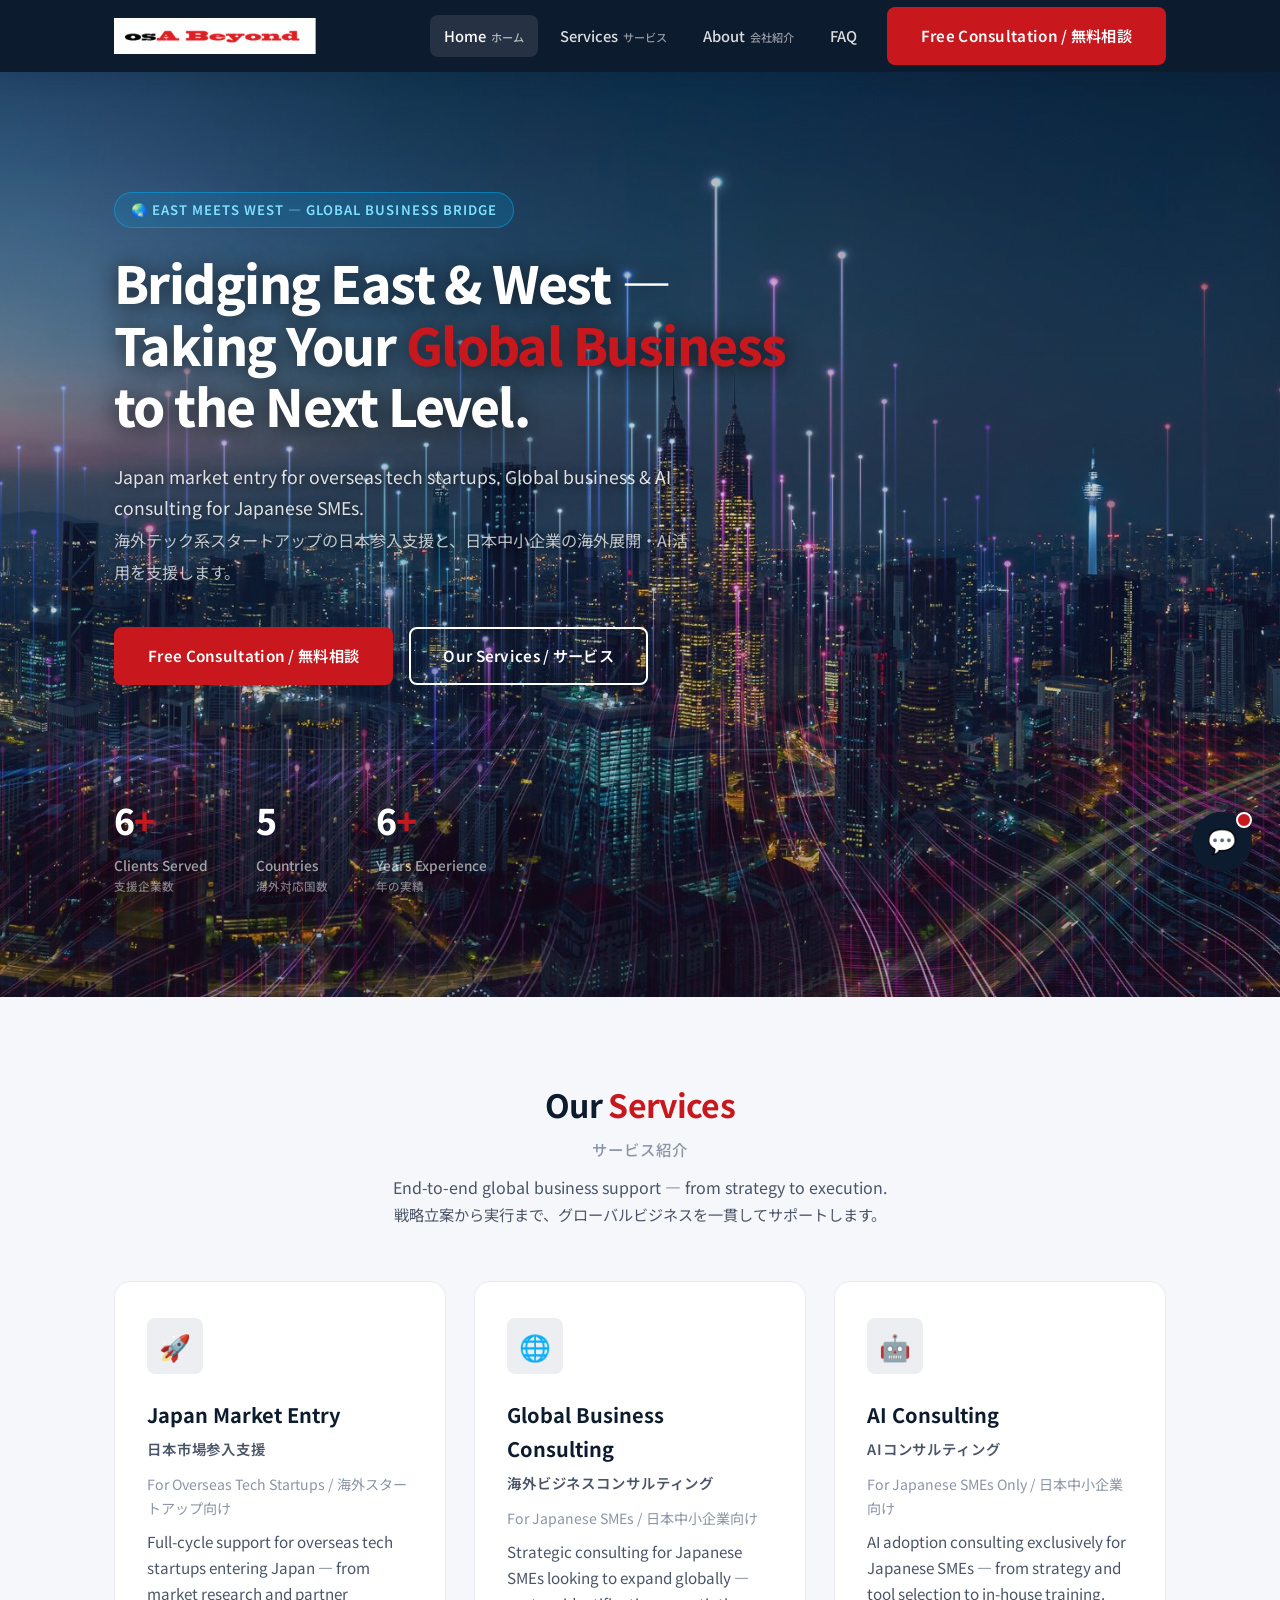
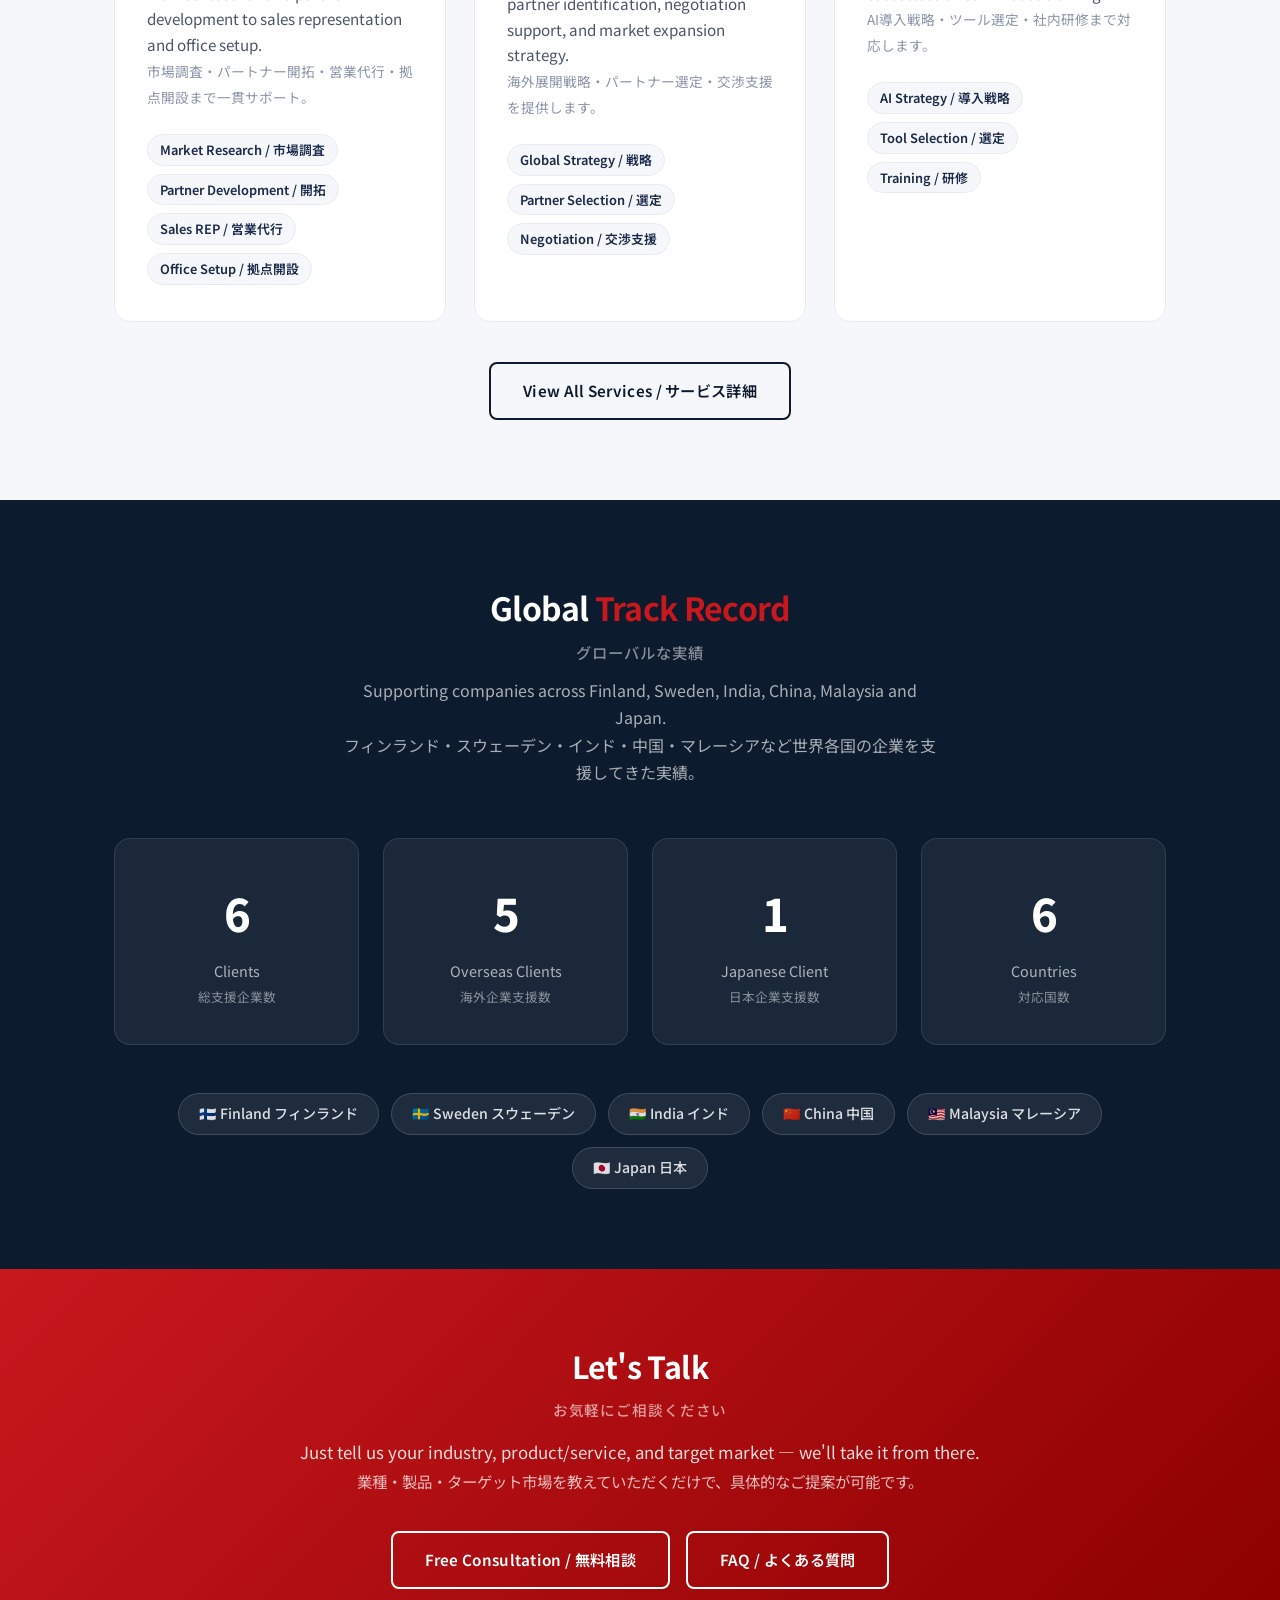
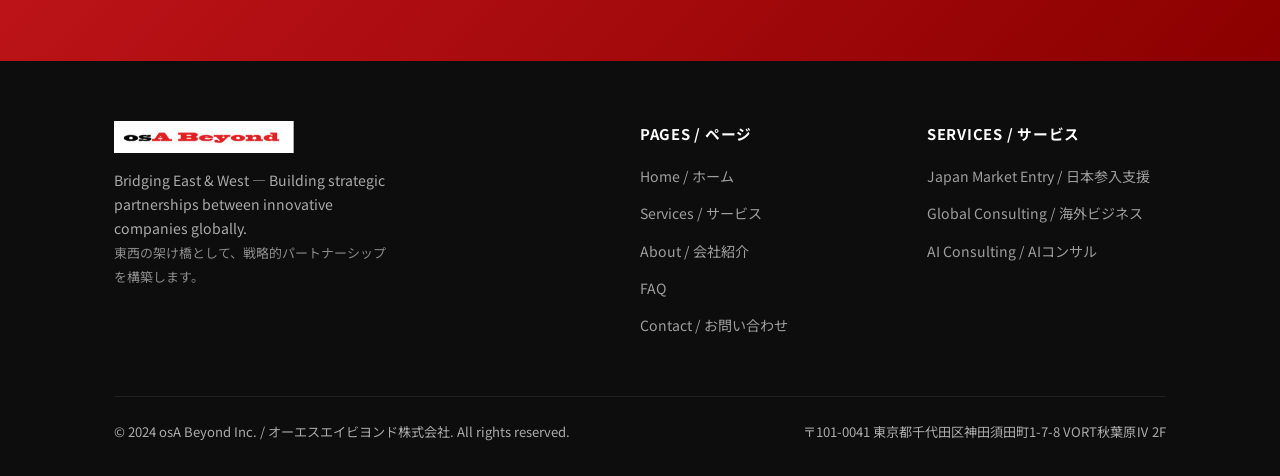
<file: index.html>
<!DOCTYPE html>
<html lang="ja">
<head>
  <meta charset="UTF-8">
  <meta name="viewport" content="width=device-width, initial-scale=1.0">
  <title>osA Beyond Inc. | Global Business Consulting グローバルコンサルティング</title>
  <meta name="description" content="osA Beyond Inc. — Bridging East & West. Japan market entry for overseas tech startups. Global business & AI consulting for Japanese SMEs.">
  <link rel="stylesheet" href="css/style.css">
  <link rel="preconnect" href="https://fonts.googleapis.com">
  <link href="https://fonts.googleapis.com/css2?family=Noto+Sans+JP:wght@400;500;600;700;800&display=swap" rel="stylesheet">
</head>
<body>

  <!-- ヘッダー -->
  <header class="header">
    <div class="container">
      <div class="header-inner">
        <a href="index.html">
          <img src="assets/logo.png" alt="osA Beyond Inc." class="logo">
        </a>
        <nav class="nav">
          <a href="index.html" class="nav-link active">Home<span class="nav-ja"> ホーム</span></a>
          <a href="services.html" class="nav-link">Services<span class="nav-ja"> サービス</span></a>
          <a href="about.html" class="nav-link">About<span class="nav-ja"> 会社紹介</span></a>
          <a href="faq.html" class="nav-link">FAQ</a>
          <a href="contact.html" class="btn btn-primary nav-cta">Free Consultation / 無料相談</a>
        </nav>
        <button class="hamburger" id="hamburger" aria-label="メニュー">
          <span></span><span></span><span></span>
        </button>
      </div>
    </div>
    <nav class="mobile-nav" id="mobileNav">
      <a href="index.html" class="nav-link active">Home / ホーム</a>
      <a href="services.html" class="nav-link">Services / サービス</a>
      <a href="about.html" class="nav-link">About / 会社紹介</a>
      <a href="faq.html" class="nav-link">FAQ</a>
      <a href="contact.html" class="btn btn-primary">Free Consultation / 無料相談</a>
    </nav>
  </header>

  <main class="page-content">

    <!-- ヒーローセクション -->
    <section class="hero">
      <!-- 背景：本番サイト（osabeyond.com）と同じ実写写真をそのまま使用 -->
      <div class="bg-photo"></div>
      <div class="bg-overlay"></div>

      <div class="container">
        <div class="hero-inner">
          <div class="hero-tag">🌏 East meets West — Global Business Bridge</div>
          <h1 class="hero-title">
            Bridging East &amp; West —<br>
            Taking Your <span>Global Business</span><br>
            to the Next Level.
          </h1>
          <p class="hero-desc">
            Japan market entry for overseas tech startups. Global business &amp; AI consulting for Japanese SMEs.<br>
            <span style="font-size:0.92em; opacity:0.85;">海外テック系スタートアップの日本参入支援と、日本中小企業の海外展開・AI活用を支援します。</span>
          </p>
          <div class="hero-btns">
            <a href="contact.html" class="btn btn-primary">Free Consultation / 無料相談</a>
            <a href="services.html" class="btn btn-outline">Our Services / サービス</a>
          </div>

          <!-- 実績数字 -->
          <div class="hero-stats">
            <div class="stat-item">
              <div class="stat-num">6<span>+</span></div>
              <div class="stat-label">Clients Served<span class="ja-sub">支援企業数</span></div>
            </div>
            <div class="stat-item">
              <div class="stat-num">5<span></span></div>
              <div class="stat-label">Countries<span class="ja-sub">海外対応国数</span></div>
            </div>
            <div class="stat-item">
              <div class="stat-num">6<span>+</span></div>
              <div class="stat-label">Years Experience<span class="ja-sub">年の実績</span></div>
            </div>
          </div>
        </div>
      </div>
    </section>

    <!-- サービス概要 -->
    <section class="section bg-off-white">
      <div class="container">
        <h2 class="section-title">Our <span>Services</span><span class="ja-sub">サービス紹介</span></h2>
        <p class="section-subtitle">
          End-to-end global business support — from strategy to execution.<br>
          <span style="font-size:0.95em;">戦略立案から実行まで、グローバルビジネスを一貫してサポートします。</span>
        </p>
        <div class="services-grid">

          <!-- サービス1 -->
          <div class="service-card">
            <div class="service-icon">🚀</div>
            <h3>Japan Market Entry<span class="ja-sub" style="font-size:0.72em;color:var(--gray-dark);font-weight:600;">日本市場参入支援</span></h3>
            <p style="font-size:0.88em;color:var(--gray-mid);margin-bottom:8px;">For Overseas Tech Startups / 海外スタートアップ向け</p>
            <p>
              Full-cycle support for overseas tech startups entering Japan — from market research and partner development to sales representation and office setup.<br>
              <span style="font-size:0.90em;color:var(--gray-mid);">市場調査・パートナー開拓・営業代行・拠点開設まで一貫サポート。</span>
            </p>
            <div class="service-tags">
              <span class="tag">Market Research / 市場調査</span>
              <span class="tag">Partner Development / 開拓</span>
              <span class="tag">Sales REP / 営業代行</span>
              <span class="tag">Office Setup / 拠点開設</span>
            </div>
          </div>

          <!-- サービス2 -->
          <div class="service-card">
            <div class="service-icon">🌐</div>
            <h3>Global Business Consulting<span class="ja-sub" style="font-size:0.72em;color:var(--gray-dark);font-weight:600;">海外ビジネスコンサルティング</span></h3>
            <p style="font-size:0.88em;color:var(--gray-mid);margin-bottom:8px;">For Japanese SMEs / 日本中小企業向け</p>
            <p>
              Strategic consulting for Japanese SMEs looking to expand globally — partner identification, negotiation support, and market expansion strategy.<br>
              <span style="font-size:0.90em;color:var(--gray-mid);">海外展開戦略・パートナー選定・交渉支援を提供します。</span>
            </p>
            <div class="service-tags">
              <span class="tag">Global Strategy / 戦略</span>
              <span class="tag">Partner Selection / 選定</span>
              <span class="tag">Negotiation / 交渉支援</span>
            </div>
          </div>

          <!-- サービス3 -->
          <div class="service-card">
            <div class="service-icon">🤖</div>
            <h3>AI Consulting<span class="ja-sub" style="font-size:0.72em;color:var(--gray-dark);font-weight:600;">AIコンサルティング</span></h3>
            <p style="font-size:0.88em;color:var(--gray-mid);margin-bottom:8px;">For Japanese SMEs Only / 日本中小企業向け</p>
            <p>
              AI adoption consulting exclusively for Japanese SMEs — from strategy and tool selection to in-house training.<br>
              <span style="font-size:0.90em;color:var(--gray-mid);">AI導入戦略・ツール選定・社内研修まで対応します。</span>
            </p>
            <div class="service-tags">
              <span class="tag">AI Strategy / 導入戦略</span>
              <span class="tag">Tool Selection / 選定</span>
              <span class="tag">Training / 研修</span>
            </div>
          </div>

        </div>
        <div style="text-align:center; margin-top:40px;">
          <a href="services.html" class="btn btn-outline-dark">View All Services / サービス詳細</a>
        </div>
      </div>
    </section>

    <!-- 実績セクション -->
    <section class="section bg-navy">
      <div class="container">
        <h2 class="section-title" style="color:#fff;">Global <span>Track Record</span><span class="ja-sub">グローバルな実績</span></h2>
        <p class="section-subtitle" style="color:rgba(255,255,255,0.65);">
          Supporting companies across Finland, Sweden, India, China, Malaysia and Japan.<br>
          フィンランド・スウェーデン・インド・中国・マレーシアなど世界各国の企業を支援してきた実績。
        </p>
        <div class="stats-row">
          <div class="stats-card">
            <div class="num">6<span></span></div>
            <div class="label">Clients<br><span style="font-size:0.88em;opacity:0.75;">総支援企業数</span></div>
          </div>
          <div class="stats-card">
            <div class="num">5<span></span></div>
            <div class="label">Overseas Clients<br><span style="font-size:0.88em;opacity:0.75;">海外企業支援数</span></div>
          </div>
          <div class="stats-card">
            <div class="num">1<span></span></div>
            <div class="label">Japanese Client<br><span style="font-size:0.88em;opacity:0.75;">日本企業支援数</span></div>
          </div>
          <div class="stats-card">
            <div class="num">6<span></span></div>
            <div class="label">Countries<br><span style="font-size:0.88em;opacity:0.75;">対応国数</span></div>
          </div>
        </div>

        <div class="countries">
          <span class="country-badge">🇫🇮 Finland フィンランド</span>
          <span class="country-badge">🇸🇪 Sweden スウェーデン</span>
          <span class="country-badge">🇮🇳 India インド</span>
          <span class="country-badge">🇨🇳 China 中国</span>
          <span class="country-badge">🇲🇾 Malaysia マレーシア</span>
          <span class="country-badge">🇯🇵 Japan 日本</span>
        </div>
      </div>
    </section>

    <!-- CTAバナー -->
    <section class="cta-banner">
      <div class="container">
        <h2>Let's Talk<span class="ja-sub">お気軽にご相談ください</span></h2>
        <p>
          Just tell us your industry, product/service, and target market — we'll take it from there.<br>
          <span style="font-size:0.92em;opacity:0.85;">業種・製品・ターゲット市場を教えていただくだけで、具体的なご提案が可能です。</span>
        </p>
        <div class="cta-btns">
          <a href="contact.html" class="btn btn-outline">Free Consultation / 無料相談</a>
          <a href="faq.html" class="btn btn-outline">FAQ / よくある質問</a>
        </div>
      </div>
    </section>

  </main>

  <!-- フッター -->
  <footer class="footer">
    <div class="container">
      <div class="footer-grid">
        <div class="footer-brand">
          <img src="assets/logo.png" alt="osA Beyond Inc." class="logo">
          <p>Bridging East &amp; West — Building strategic partnerships between innovative companies globally.<br>
          <span style="font-size:0.92em;opacity:0.80;">東西の架け橋として、戦略的パートナーシップを構築します。</span></p>
        </div>
        <div class="footer-col">
          <h4>Pages / ページ</h4>
          <ul>
            <li><a href="index.html">Home / ホーム</a></li>
            <li><a href="services.html">Services / サービス</a></li>
            <li><a href="about.html">About / 会社紹介</a></li>
            <li><a href="faq.html">FAQ</a></li>
            <li><a href="contact.html">Contact / お問い合わせ</a></li>
          </ul>
        </div>
        <div class="footer-col">
          <h4>Services / サービス</h4>
          <ul>
            <li><a href="services.html">Japan Market Entry / 日本参入支援</a></li>
            <li><a href="services.html">Global Consulting / 海外ビジネス</a></li>
            <li><a href="services.html">AI Consulting / AIコンサル</a></li>
          </ul>
        </div>
      </div>
      <div class="footer-bottom">
        <span>&copy; 2024 osA Beyond Inc. / オーエスエイビヨンド株式会社. All rights reserved.</span>
        <span>〒101-0041 東京都千代田区神田須田町1-7-8 VORT秋葉原Ⅳ 2F</span>
      </div>
    </div>
  </footer>

  <!-- チャットボット -->
  <div class="chatbot-widget">
    <div class="chatbot-window" id="chatbotWindow">
      <div class="chatbot-header">
        <div class="avatar">o</div>
        <div class="info">
          <strong>osA Beyond AI Assistant</strong>
          <span><span class="online-dot"></span>Online / オンライン</span>
        </div>
        <button class="chatbot-close" id="chatbotClose">✕</button>
      </div>
      <div class="chatbot-messages" id="chatbotMessages">
        <div class="msg bot">
          <div class="msg-avatar">o</div>
          <div class="msg-bubble">
            Hi! Feel free to ask anything about osA Beyond 😊<br>
            <span style="font-size:0.90em;opacity:0.80;">ご質問やご相談はお気軽にどうぞ！</span>
          </div>
        </div>
      </div>
      <div class="chatbot-input-area">
        <textarea id="chatbotInput" placeholder="Message / メッセージを入力..." rows="1"></textarea>
        <button class="chatbot-send" id="chatbotSend">➤</button>
      </div>
    </div>
    <button class="chatbot-btn" id="chatbotBtn" aria-label="チャットを開く">
      💬
      <span class="chatbot-badge"></span>
    </button>
  </div>

  <script src="js/main.js"></script>
  <script src="js/chatbot.js"></script>
</body>
</html>
</file>
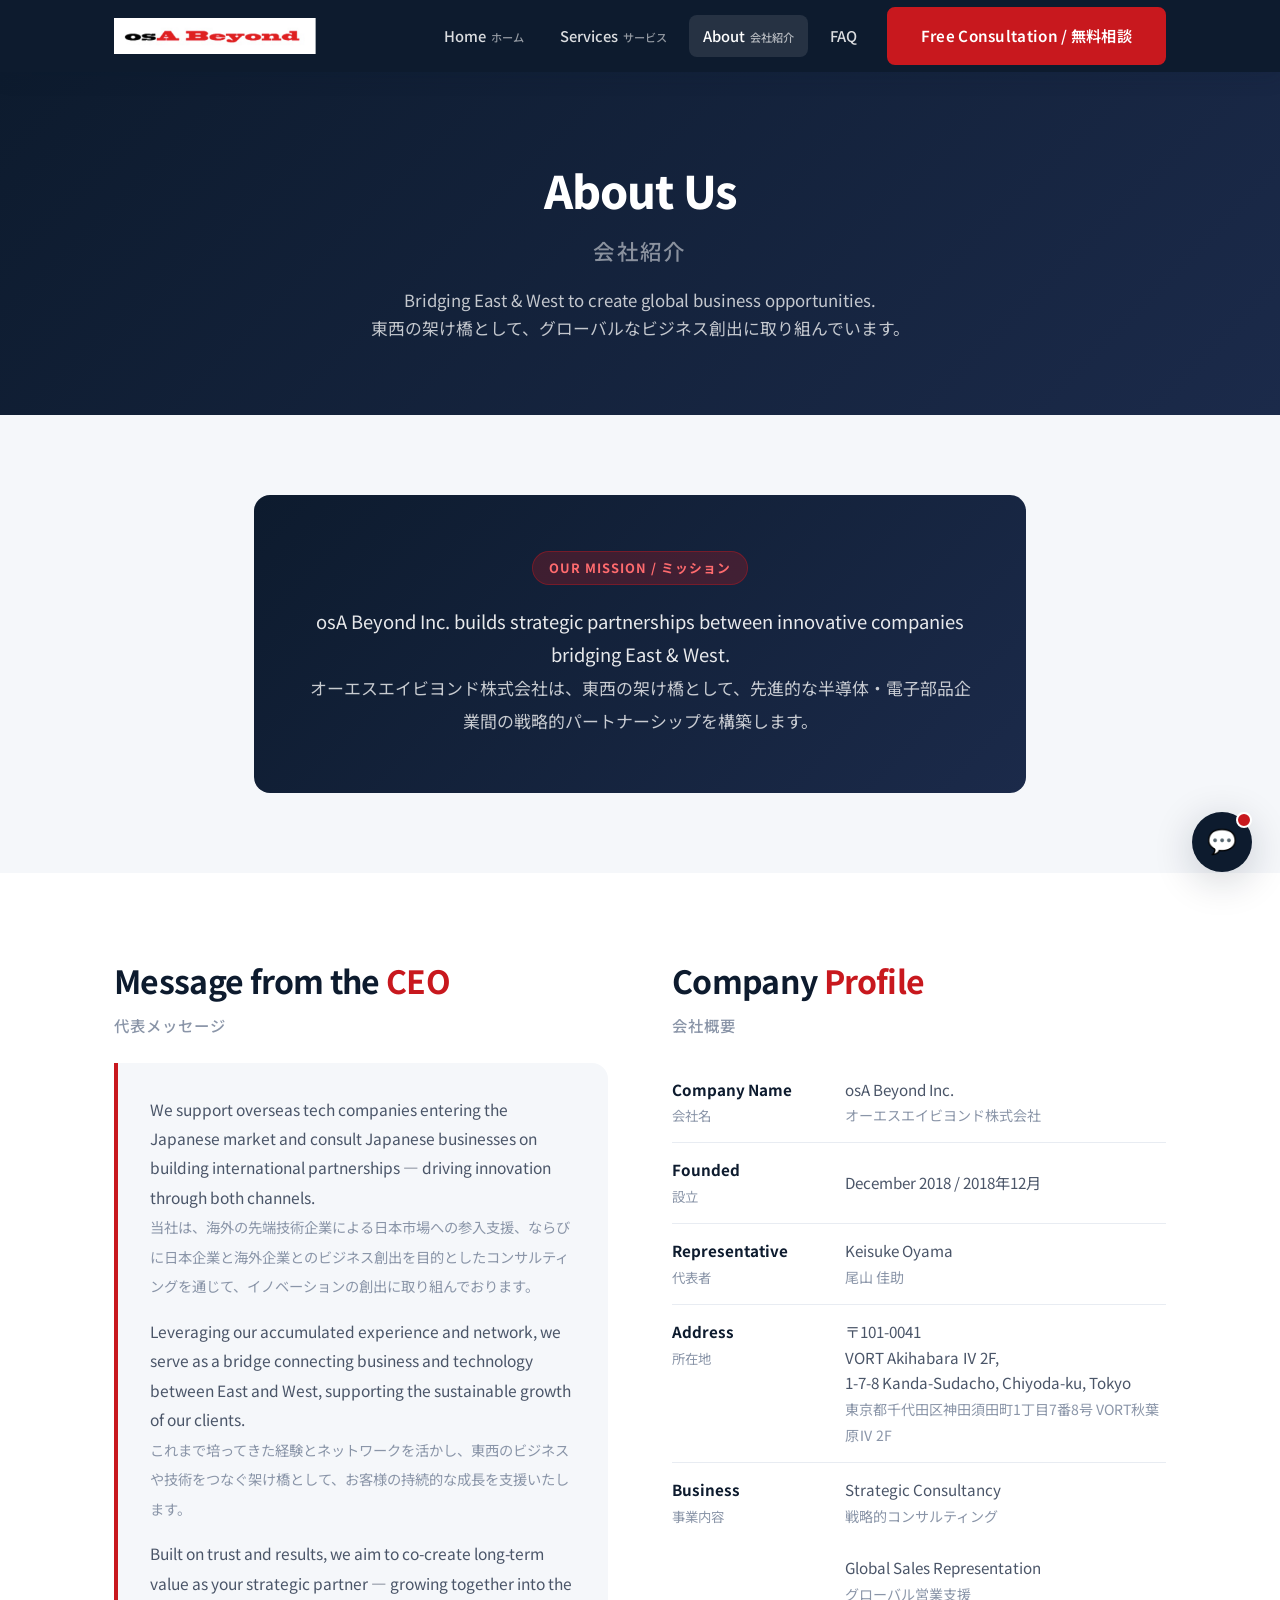
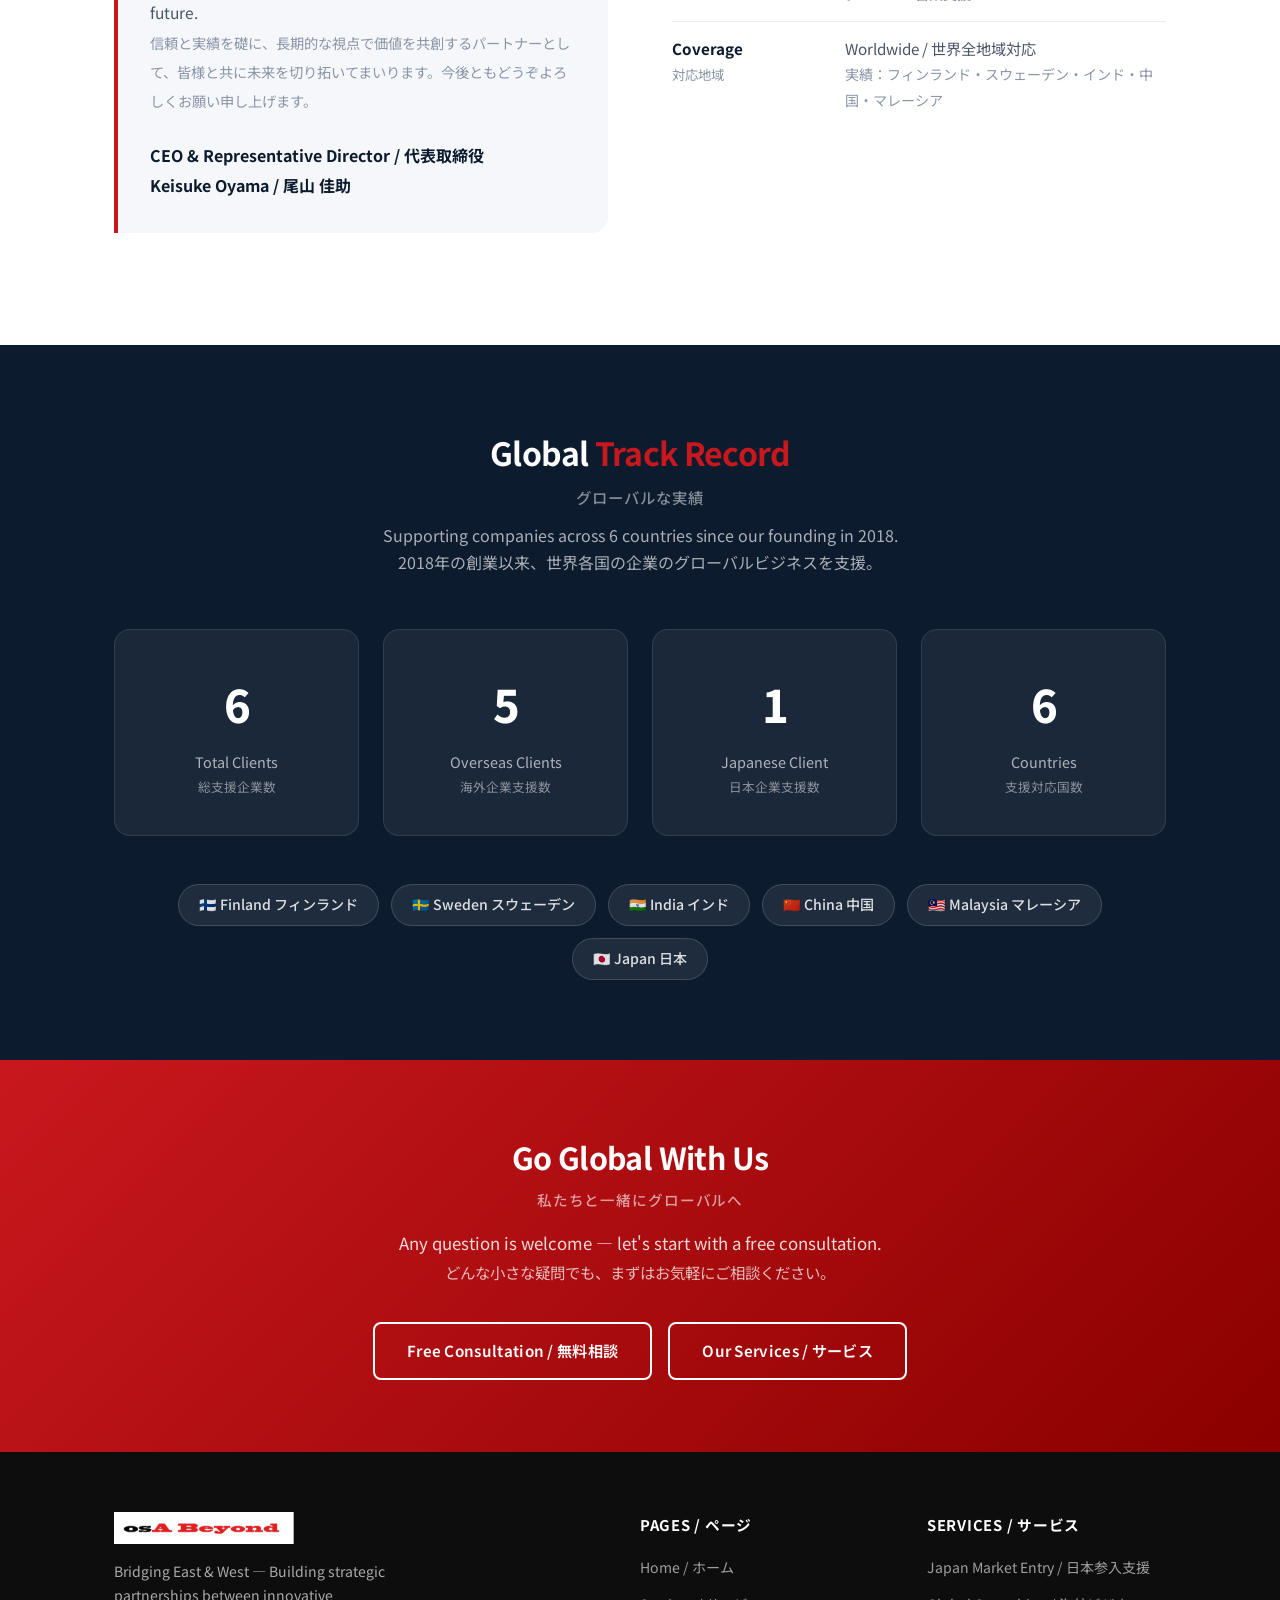
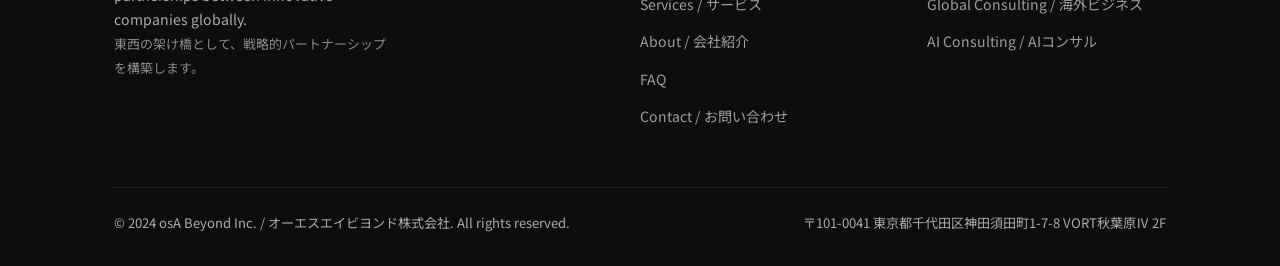
<file: about.html>
<!DOCTYPE html>
<html lang="ja">
<head>
  <meta charset="UTF-8">
  <meta name="viewport" content="width=device-width, initial-scale=1.0">
  <title>About / 会社紹介 | osA Beyond Inc.</title>
  <meta name="description" content="About osA Beyond Inc. — company profile, mission, and message from the CEO. 会社概要・ミッション・代表メッセージ。">
  <link rel="stylesheet" href="css/style.css">
  <link rel="preconnect" href="https://fonts.googleapis.com">
  <link href="https://fonts.googleapis.com/css2?family=Noto+Sans+JP:wght@400;500;600;700;800&display=swap" rel="stylesheet">
</head>
<body>

  <!-- ヘッダー -->
  <header class="header">
    <div class="container">
      <div class="header-inner">
        <a href="index.html">
          <img src="assets/logo.png" alt="osA Beyond Inc." class="logo">
        </a>
        <nav class="nav">
          <a href="index.html" class="nav-link">Home<span class="nav-ja"> ホーム</span></a>
          <a href="services.html" class="nav-link">Services<span class="nav-ja"> サービス</span></a>
          <a href="about.html" class="nav-link active">About<span class="nav-ja"> 会社紹介</span></a>
          <a href="faq.html" class="nav-link">FAQ</a>
          <a href="contact.html" class="btn btn-primary nav-cta">Free Consultation / 無料相談</a>
        </nav>
        <button class="hamburger" id="hamburger" aria-label="メニュー">
          <span></span><span></span><span></span>
        </button>
      </div>
    </div>
    <nav class="mobile-nav" id="mobileNav">
      <a href="index.html" class="nav-link">Home / ホーム</a>
      <a href="services.html" class="nav-link">Services / サービス</a>
      <a href="about.html" class="nav-link active">About / 会社紹介</a>
      <a href="faq.html" class="nav-link">FAQ</a>
      <a href="contact.html" class="btn btn-primary">Free Consultation / 無料相談</a>
    </nav>
  </header>

  <main class="page-content">

    <!-- ページヒーロー -->
    <section class="page-hero">
      <div class="container">
        <h1>About Us<span class="ja-sub">会社紹介</span></h1>
        <p>Bridging East &amp; West to create global business opportunities.<br>
        東西の架け橋として、グローバルなビジネス創出に取り組んでいます。</p>
      </div>
    </section>

    <!-- ミッション -->
    <section class="section bg-off-white">
      <div class="container" style="max-width:820px;">
        <div class="mission-box">
          <div class="label">Our Mission / ミッション</div>
          <p>
            osA Beyond Inc. builds strategic partnerships between innovative companies bridging East &amp; West.<br>
            <span style="font-size:0.92em;opacity:0.85;">オーエスエイビヨンド株式会社は、東西の架け橋として、先進的な半導体・電子部品企業間の戦略的パートナーシップを構築します。</span>
          </p>
        </div>
      </div>
    </section>

    <!-- 代表メッセージ＆会社概要 -->
    <section class="section">
      <div class="container">
        <div class="about-grid">

          <!-- 代表メッセージ -->
          <div>
            <h2 class="section-title" style="text-align:left; margin-bottom:24px;">
              Message from the <span>CEO</span><span class="ja-sub">代表メッセージ</span>
            </h2>
            <div class="about-message">
              <p>
                We support overseas tech companies entering the Japanese market and consult Japanese businesses on building international partnerships — driving innovation through both channels.<br>
                <span style="font-size:0.92em;color:var(--gray-mid);">当社は、海外の先端技術企業による日本市場への参入支援、ならびに日本企業と海外企業とのビジネス創出を目的としたコンサルティングを通じて、イノベーションの創出に取り組んでおります。</span>
              </p>
              <p>
                Leveraging our accumulated experience and network, we serve as a bridge connecting business and technology between East and West, supporting the sustainable growth of our clients.<br>
                <span style="font-size:0.92em;color:var(--gray-mid);">これまで培ってきた経験とネットワークを活かし、東西のビジネスや技術をつなぐ架け橋として、お客様の持続的な成長を支援いたします。</span>
              </p>
              <p>
                Built on trust and results, we aim to co-create long-term value as your strategic partner — growing together into the future.<br>
                <span style="font-size:0.92em;color:var(--gray-mid);">信頼と実績を礎に、長期的な視点で価値を共創するパートナーとして、皆様と共に未来を切り拓いてまいります。今後ともどうぞよろしくお願い申し上げます。</span>
              </p>
              <p class="ceo-name">
                CEO &amp; Representative Director / 代表取締役<br>
                Keisuke Oyama / 尾山 佳助
              </p>
            </div>
          </div>

          <!-- 会社概要 -->
          <div>
            <h2 class="section-title" style="text-align:left; margin-bottom:24px;">
              Company <span>Profile</span><span class="ja-sub">会社概要</span>
            </h2>
            <table class="company-info-table">
              <tr>
                <th>Company Name<br><span style="font-weight:400;font-size:0.88em;color:var(--gray-mid);">会社名</span></th>
                <td>
                  osA Beyond Inc.<br>
                  <span style="font-size:0.88rem; color:var(--gray-mid);">オーエスエイビヨンド株式会社</span>
                </td>
              </tr>
              <tr>
                <th>Founded<br><span style="font-weight:400;font-size:0.88em;color:var(--gray-mid);">設立</span></th>
                <td>December 2018 / 2018年12月</td>
              </tr>
              <tr>
                <th>Representative<br><span style="font-weight:400;font-size:0.88em;color:var(--gray-mid);">代表者</span></th>
                <td>
                  Keisuke Oyama<br>
                  <span style="font-size:0.88rem; color:var(--gray-mid);">尾山 佳助</span>
                </td>
              </tr>
              <tr>
                <th>Address<br><span style="font-weight:400;font-size:0.88em;color:var(--gray-mid);">所在地</span></th>
                <td>
                  〒101-0041<br>
                  VORT Akihabara Ⅳ 2F,<br>
                  1-7-8 Kanda-Sudacho, Chiyoda-ku, Tokyo<br>
                  <span style="font-size:0.88rem;color:var(--gray-mid);">東京都千代田区神田須田町1丁目7番8号 VORT秋葉原Ⅳ 2F</span>
                </td>
              </tr>
              <tr>
                <th>Business<br><span style="font-weight:400;font-size:0.88em;color:var(--gray-mid);">事業内容</span></th>
                <td>
                  Strategic Consultancy<br>
                  <span style="font-size:0.88rem; color:var(--gray-mid);">戦略的コンサルティング</span><br><br>
                  Global Sales Representation<br>
                  <span style="font-size:0.88rem; color:var(--gray-mid);">グローバル営業支援</span>
                </td>
              </tr>
              <tr>
                <th>Coverage<br><span style="font-weight:400;font-size:0.88em;color:var(--gray-mid);">対応地域</span></th>
                <td>Worldwide / 世界全地域対応<br>
                <span style="font-size:0.88rem;color:var(--gray-mid);">実績：フィンランド・スウェーデン・インド・中国・マレーシア</span></td>
              </tr>
            </table>
          </div>

        </div>
      </div>
    </section>

    <!-- 対応実績 -->
    <section class="section bg-navy">
      <div class="container">
        <h2 class="section-title" style="color:#fff;">Global <span>Track Record</span><span class="ja-sub">グローバルな実績</span></h2>
        <p class="section-subtitle" style="color:rgba(255,255,255,0.65);">
          Supporting companies across 6 countries since our founding in 2018.<br>
          2018年の創業以来、世界各国の企業のグローバルビジネスを支援。
        </p>
        <div class="stats-row">
          <div class="stats-card">
            <div class="num">6</div>
            <div class="label">Total Clients<br><span style="font-size:0.88em;opacity:0.75;">総支援企業数</span></div>
          </div>
          <div class="stats-card">
            <div class="num">5</div>
            <div class="label">Overseas Clients<br><span style="font-size:0.88em;opacity:0.75;">海外企業支援数</span></div>
          </div>
          <div class="stats-card">
            <div class="num">1</div>
            <div class="label">Japanese Client<br><span style="font-size:0.88em;opacity:0.75;">日本企業支援数</span></div>
          </div>
          <div class="stats-card">
            <div class="num">6</div>
            <div class="label">Countries<br><span style="font-size:0.88em;opacity:0.75;">支援対応国数</span></div>
          </div>
        </div>
        <div class="countries">
          <span class="country-badge">🇫🇮 Finland フィンランド</span>
          <span class="country-badge">🇸🇪 Sweden スウェーデン</span>
          <span class="country-badge">🇮🇳 India インド</span>
          <span class="country-badge">🇨🇳 China 中国</span>
          <span class="country-badge">🇲🇾 Malaysia マレーシア</span>
          <span class="country-badge">🇯🇵 Japan 日本</span>
        </div>
      </div>
    </section>

    <!-- CTAバナー -->
    <section class="cta-banner">
      <div class="container">
        <h2>Go Global With Us<span class="ja-sub">私たちと一緒にグローバルへ</span></h2>
        <p>
          Any question is welcome — let's start with a free consultation.<br>
          <span style="font-size:0.92em;opacity:0.85;">どんな小さな疑問でも、まずはお気軽にご相談ください。</span>
        </p>
        <div class="cta-btns">
          <a href="contact.html" class="btn btn-outline">Free Consultation / 無料相談</a>
          <a href="services.html" class="btn btn-outline">Our Services / サービス</a>
        </div>
      </div>
    </section>

  </main>

  <!-- フッター -->
  <footer class="footer">
    <div class="container">
      <div class="footer-grid">
        <div class="footer-brand">
          <img src="assets/logo.png" alt="osA Beyond Inc." class="logo">
          <p>Bridging East &amp; West — Building strategic partnerships between innovative companies globally.<br>
          <span style="font-size:0.92em;opacity:0.80;">東西の架け橋として、戦略的パートナーシップを構築します。</span></p>
        </div>
        <div class="footer-col">
          <h4>Pages / ページ</h4>
          <ul>
            <li><a href="index.html">Home / ホーム</a></li>
            <li><a href="services.html">Services / サービス</a></li>
            <li><a href="about.html">About / 会社紹介</a></li>
            <li><a href="faq.html">FAQ</a></li>
            <li><a href="contact.html">Contact / お問い合わせ</a></li>
          </ul>
        </div>
        <div class="footer-col">
          <h4>Services / サービス</h4>
          <ul>
            <li><a href="services.html">Japan Market Entry / 日本参入支援</a></li>
            <li><a href="services.html">Global Consulting / 海外ビジネス</a></li>
            <li><a href="services.html">AI Consulting / AIコンサル</a></li>
          </ul>
        </div>
      </div>
      <div class="footer-bottom">
        <span>&copy; 2024 osA Beyond Inc. / オーエスエイビヨンド株式会社. All rights reserved.</span>
        <span>〒101-0041 東京都千代田区神田須田町1-7-8 VORT秋葉原Ⅳ 2F</span>
      </div>
    </div>
  </footer>

  <!-- チャットボット -->
  <div class="chatbot-widget">
    <div class="chatbot-window" id="chatbotWindow">
      <div class="chatbot-header">
        <div class="avatar">o</div>
        <div class="info">
          <strong>osA Beyond AI Assistant</strong>
          <span><span class="online-dot"></span>Online / オンライン</span>
        </div>
        <button class="chatbot-close" id="chatbotClose">✕</button>
      </div>
      <div class="chatbot-messages" id="chatbotMessages">
        <div class="msg bot">
          <div class="msg-avatar">o</div>
          <div class="msg-bubble">
            Hi! Any questions about us? 😊<br>
            <span style="font-size:0.90em;opacity:0.80;">会社やサービスに関するご質問はお気軽にどうぞ！</span>
          </div>
        </div>
      </div>
      <div class="chatbot-input-area">
        <textarea id="chatbotInput" placeholder="Message / メッセージを入力..." rows="1"></textarea>
        <button class="chatbot-send" id="chatbotSend">➤</button>
      </div>
    </div>
    <button class="chatbot-btn" id="chatbotBtn" aria-label="チャットを開く">
      💬
      <span class="chatbot-badge"></span>
    </button>
  </div>

  <script src="js/main.js"></script>
  <script src="js/chatbot.js"></script>
</body>
</html>
</file>
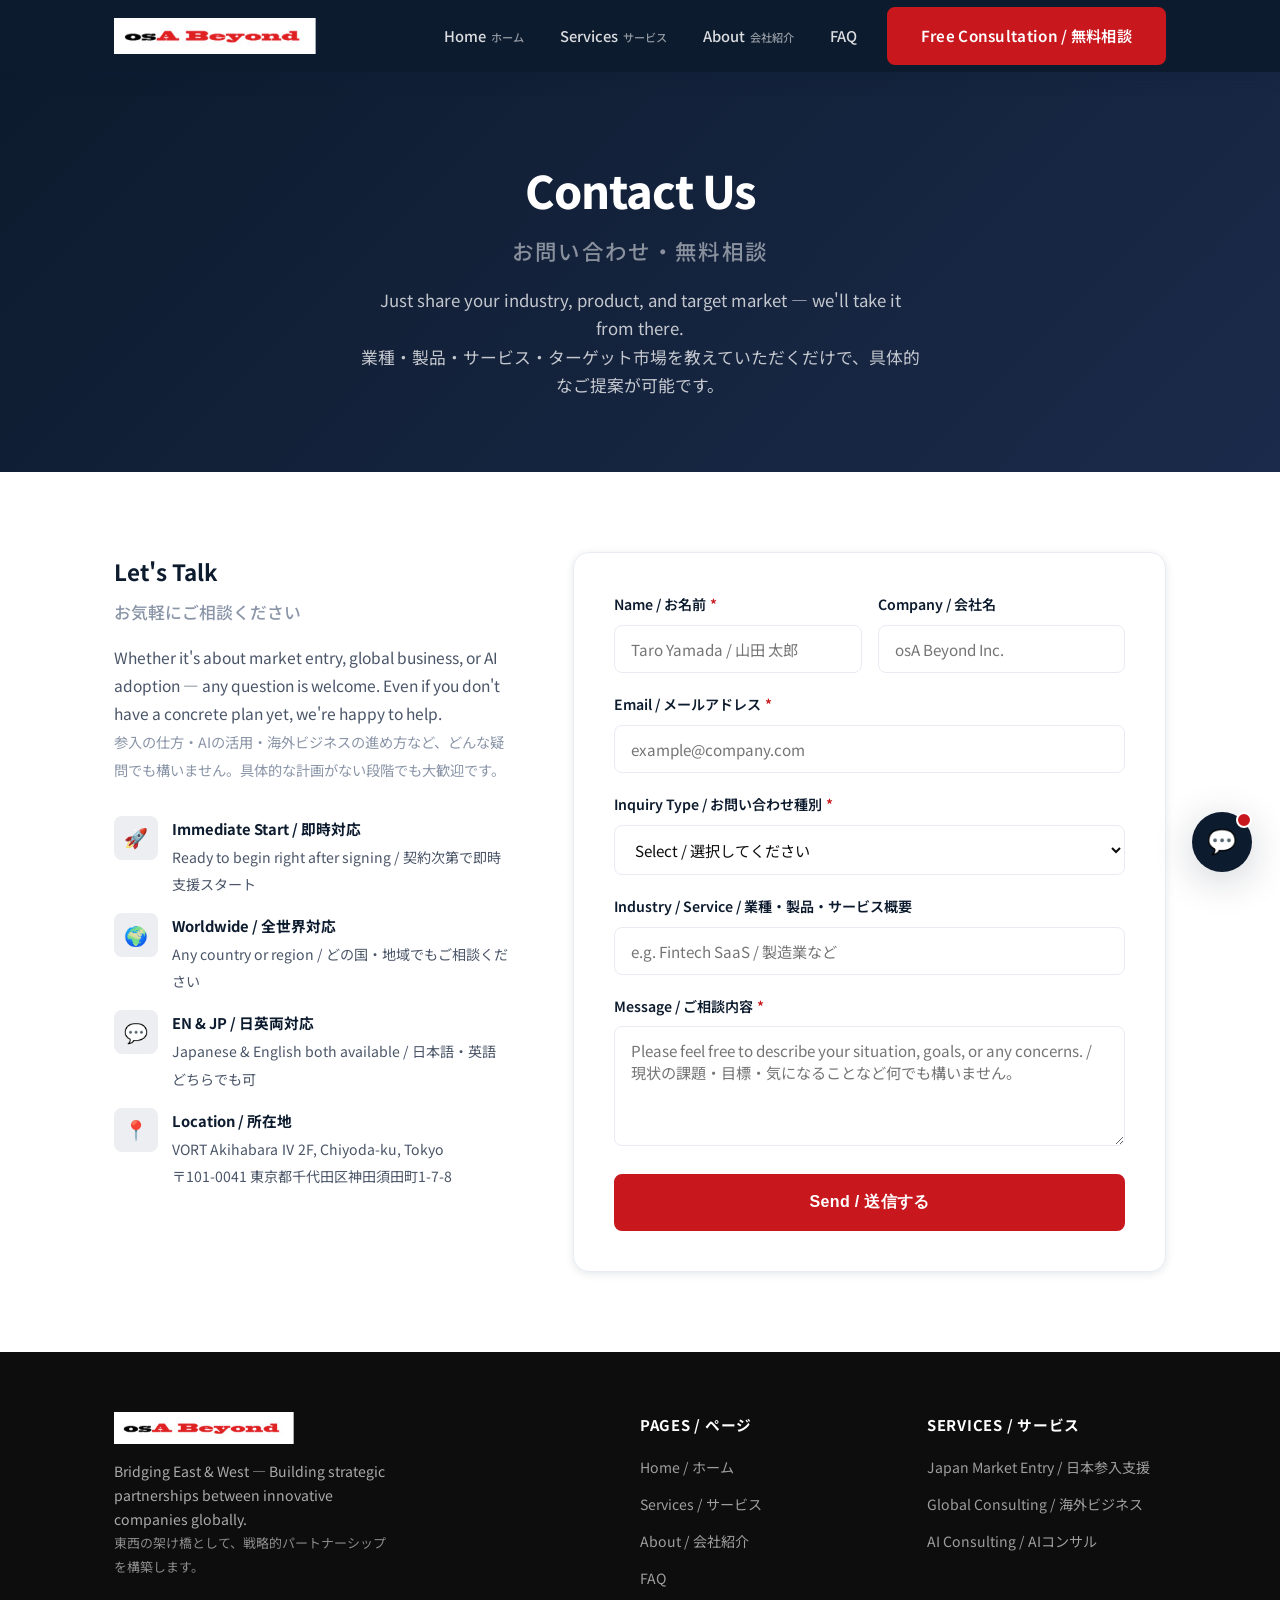
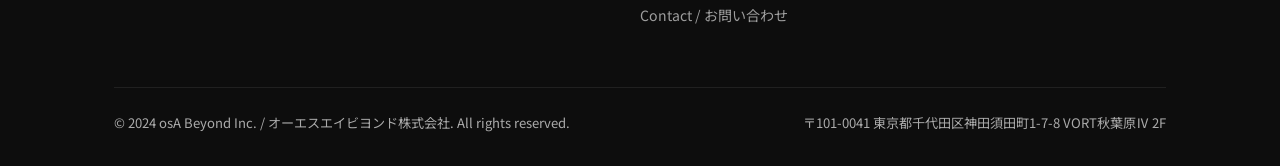
<file: contact.html>
<!DOCTYPE html>
<html lang="ja">
<head>
  <meta charset="UTF-8">
  <meta name="viewport" content="width=device-width, initial-scale=1.0">
  <title>Contact / お問い合わせ | osA Beyond Inc.</title>
  <meta name="description" content="Contact osA Beyond Inc. for a free consultation. お問い合わせ・無料相談はこちらから。">
  <link rel="stylesheet" href="css/style.css">
  <link rel="preconnect" href="https://fonts.googleapis.com">
  <link href="https://fonts.googleapis.com/css2?family=Noto+Sans+JP:wght@400;500;600;700;800&display=swap" rel="stylesheet">
</head>
<body>

  <!-- ヘッダー -->
  <header class="header">
    <div class="container">
      <div class="header-inner">
        <a href="index.html">
          <img src="assets/logo.png" alt="osA Beyond Inc." class="logo">
        </a>
        <nav class="nav">
          <a href="index.html" class="nav-link">Home<span class="nav-ja"> ホーム</span></a>
          <a href="services.html" class="nav-link">Services<span class="nav-ja"> サービス</span></a>
          <a href="about.html" class="nav-link">About<span class="nav-ja"> 会社紹介</span></a>
          <a href="faq.html" class="nav-link">FAQ</a>
          <a href="contact.html" class="btn btn-primary nav-cta">Free Consultation / 無料相談</a>
        </nav>
        <button class="hamburger" id="hamburger" aria-label="メニュー">
          <span></span><span></span><span></span>
        </button>
      </div>
    </div>
    <nav class="mobile-nav" id="mobileNav">
      <a href="index.html" class="nav-link">Home / ホーム</a>
      <a href="services.html" class="nav-link">Services / サービス</a>
      <a href="about.html" class="nav-link">About / 会社紹介</a>
      <a href="faq.html" class="nav-link">FAQ</a>
      <a href="contact.html" class="btn btn-primary">Free Consultation / 無料相談</a>
    </nav>
  </header>

  <main class="page-content">

    <!-- ページヒーロー -->
    <section class="page-hero">
      <div class="container">
        <h1>Contact Us<span class="ja-sub">お問い合わせ・無料相談</span></h1>
        <p>Just share your industry, product, and target market — we'll take it from there.<br>
        業種・製品・サービス・ターゲット市場を教えていただくだけで、具体的なご提案が可能です。</p>
      </div>
    </section>

    <!-- お問い合わせフォーム -->
    <section class="section">
      <div class="container">
        <div class="contact-layout">

          <!-- 左：案内 -->
          <div class="contact-info">
            <h3>Let's Talk<br><span style="font-size:0.75em;color:var(--gray-mid);font-weight:500;">お気軽にご相談ください</span></h3>
            <p>
              Whether it's about market entry, global business, or AI adoption — any question is welcome. Even if you don't have a concrete plan yet, we're happy to help.<br>
              <span style="font-size:0.92em;color:var(--gray-mid);">参入の仕方・AIの活用・海外ビジネスの進め方など、どんな疑問でも構いません。具体的な計画がない段階でも大歓迎です。</span>
            </p>
            <div class="contact-points">
              <div class="contact-point">
                <div class="icon">🚀</div>
                <div class="text">
                  <strong>Immediate Start / 即時対応</strong>
                  <span>Ready to begin right after signing / 契約次第で即時支援スタート</span>
                </div>
              </div>
              <div class="contact-point">
                <div class="icon">🌍</div>
                <div class="text">
                  <strong>Worldwide / 全世界対応</strong>
                  <span>Any country or region / どの国・地域でもご相談ください</span>
                </div>
              </div>
              <div class="contact-point">
                <div class="icon">💬</div>
                <div class="text">
                  <strong>EN &amp; JP / 日英両対応</strong>
                  <span>Japanese &amp; English both available / 日本語・英語どちらでも可</span>
                </div>
              </div>
              <div class="contact-point">
                <div class="icon">📍</div>
                <div class="text">
                  <strong>Location / 所在地</strong>
                  <span>VORT Akihabara Ⅳ 2F, Chiyoda-ku, Tokyo<br>〒101-0041 東京都千代田区神田須田町1-7-8</span>
                </div>
              </div>
            </div>
          </div>

          <!-- 右：フォーム -->
          <div>
            <div class="contact-form" id="contactFormWrap">
              <form id="contactForm" novalidate>
                <div class="form-row">
                  <div class="form-group">
                    <label>Name / お名前<span class="required">*</span></label>
                    <input type="text" name="name" placeholder="Taro Yamada / 山田 太郎" required>
                  </div>
                  <div class="form-group">
                    <label>Company / 会社名</label>
                    <input type="text" name="company" placeholder="osA Beyond Inc.">
                  </div>
                </div>
                <div class="form-group">
                  <label>Email / メールアドレス<span class="required">*</span></label>
                  <input type="email" name="email" placeholder="example@company.com" required>
                </div>
                <div class="form-group">
                  <label>Inquiry Type / お問い合わせ種別<span class="required">*</span></label>
                  <select name="type" required>
                    <option value="">Select / 選択してください</option>
                    <option value="japan-entry">Japan Market Entry / 日本市場参入支援</option>
                    <option value="global-biz">Global Business Consulting / 海外ビジネスコンサル</option>
                    <option value="ai">AI Consulting (Japanese SMEs only) / AIコンサル（日本企業向け）</option>
                    <option value="other">Other / その他</option>
                  </select>
                </div>
                <div class="form-group">
                  <label>Industry / Service / 業種・製品・サービス概要</label>
                  <input type="text" name="industry" placeholder="e.g. Fintech SaaS / 製造業など">
                </div>
                <div class="form-group">
                  <label>Message / ご相談内容<span class="required">*</span></label>
                  <textarea name="message" placeholder="Please feel free to describe your situation, goals, or any concerns. / 現状の課題・目標・気になることなど何でも構いません。" required></textarea>
                </div>
                <button type="submit" class="btn btn-primary" style="width:100%; font-size:1rem; padding:16px;">
                  Send / 送信する
                </button>
              </form>

              <!-- 送信完了メッセージ -->
              <div class="form-success" id="formSuccess">
                <div class="checkmark">✓</div>
                <h3>Message Sent! / 送信完了！</h3>
                <p>Thank you for reaching out. We'll get back to you shortly.<br>
                お問い合わせありがとうございます。内容を確認の上、担当者よりご連絡いたします。</p>
              </div>
            </div>
          </div>

        </div>
      </div>
    </section>

  </main>

  <!-- フッター -->
  <footer class="footer">
    <div class="container">
      <div class="footer-grid">
        <div class="footer-brand">
          <img src="assets/logo.png" alt="osA Beyond Inc." class="logo">
          <p>Bridging East &amp; West — Building strategic partnerships between innovative companies globally.<br>
          <span style="font-size:0.92em;opacity:0.80;">東西の架け橋として、戦略的パートナーシップを構築します。</span></p>
        </div>
        <div class="footer-col">
          <h4>Pages / ページ</h4>
          <ul>
            <li><a href="index.html">Home / ホーム</a></li>
            <li><a href="services.html">Services / サービス</a></li>
            <li><a href="about.html">About / 会社紹介</a></li>
            <li><a href="faq.html">FAQ</a></li>
            <li><a href="contact.html">Contact / お問い合わせ</a></li>
          </ul>
        </div>
        <div class="footer-col">
          <h4>Services / サービス</h4>
          <ul>
            <li><a href="services.html">Japan Market Entry / 日本参入支援</a></li>
            <li><a href="services.html">Global Consulting / 海外ビジネス</a></li>
            <li><a href="services.html">AI Consulting / AIコンサル</a></li>
          </ul>
        </div>
      </div>
      <div class="footer-bottom">
        <span>&copy; 2024 osA Beyond Inc. / オーエスエイビヨンド株式会社. All rights reserved.</span>
        <span>〒101-0041 東京都千代田区神田須田町1-7-8 VORT秋葉原Ⅳ 2F</span>
      </div>
    </div>
  </footer>

  <!-- チャットボット -->
  <div class="chatbot-widget">
    <div class="chatbot-window" id="chatbotWindow">
      <div class="chatbot-header">
        <div class="avatar">o</div>
        <div class="info">
          <strong>osA Beyond AI Assistant</strong>
          <span><span class="online-dot"></span>Online / オンライン</span>
        </div>
        <button class="chatbot-close" id="chatbotClose">✕</button>
      </div>
      <div class="chatbot-messages" id="chatbotMessages">
        <div class="msg bot">
          <div class="msg-avatar">o</div>
          <div class="msg-bubble">
            Any questions before submitting the form? 😊<br>
            <span style="font-size:0.90em;opacity:0.80;">お問い合わせ前にご不明な点があればお気軽にどうぞ！</span>
          </div>
        </div>
      </div>
      <div class="chatbot-input-area">
        <textarea id="chatbotInput" placeholder="Message / メッセージを入力..." rows="1"></textarea>
        <button class="chatbot-send" id="chatbotSend">➤</button>
      </div>
    </div>
    <button class="chatbot-btn" id="chatbotBtn" aria-label="チャットを開く">
      💬
      <span class="chatbot-badge"></span>
    </button>
  </div>

  <script src="js/main.js"></script>
  <script src="js/chatbot.js"></script>
  <script>
    /* お問い合わせフォームの送信処理（Formspree連携） */
    document.getElementById('contactForm').addEventListener('submit', async function(e) {
      e.preventDefault();
      const required = this.querySelectorAll('[required]');
      let valid = true;
      required.forEach(field => {
        if (!field.value.trim()) {
          field.style.borderColor = 'var(--red)';
          valid = false;
        } else {
          field.style.borderColor = '';
        }
      });
      if (!valid) return;

      const submitBtn = this.querySelector('button[type="submit"]');
      submitBtn.disabled = true;
      submitBtn.textContent = 'Sending... / 送信中...';

      const formData = new FormData(this);
      const response = await fetch('https://formspree.io/f/mojpngza', {
        method: 'POST',
        body: formData,
        headers: { 'Accept': 'application/json' }
      });

      if (response.ok) {
        this.style.display = 'none';
        document.getElementById('formSuccess').style.display = 'block';
      } else {
        submitBtn.disabled = false;
        submitBtn.textContent = 'Send / 送信する';
        alert('送信に失敗しました。もう一度お試しください。\nFailed to send. Please try again.');
      }
    });
  </script>
</body>
</html>
</file>
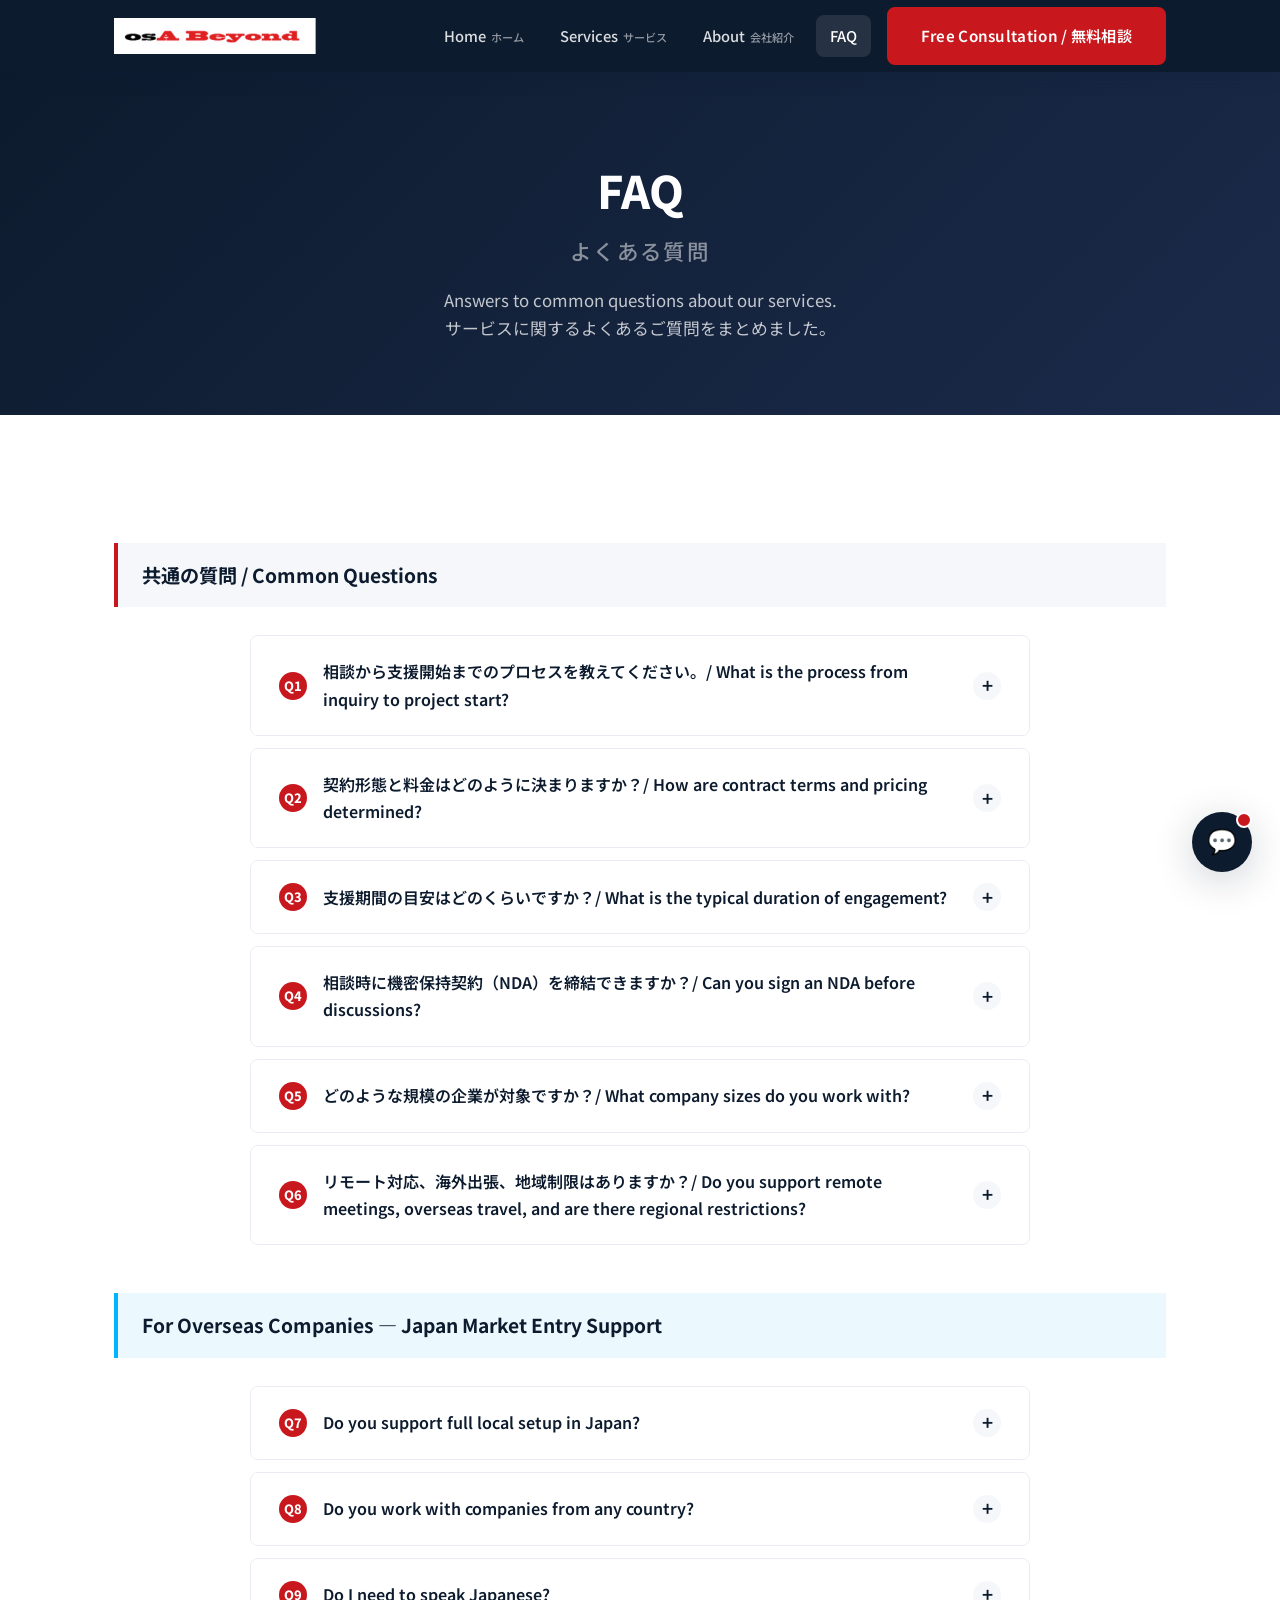
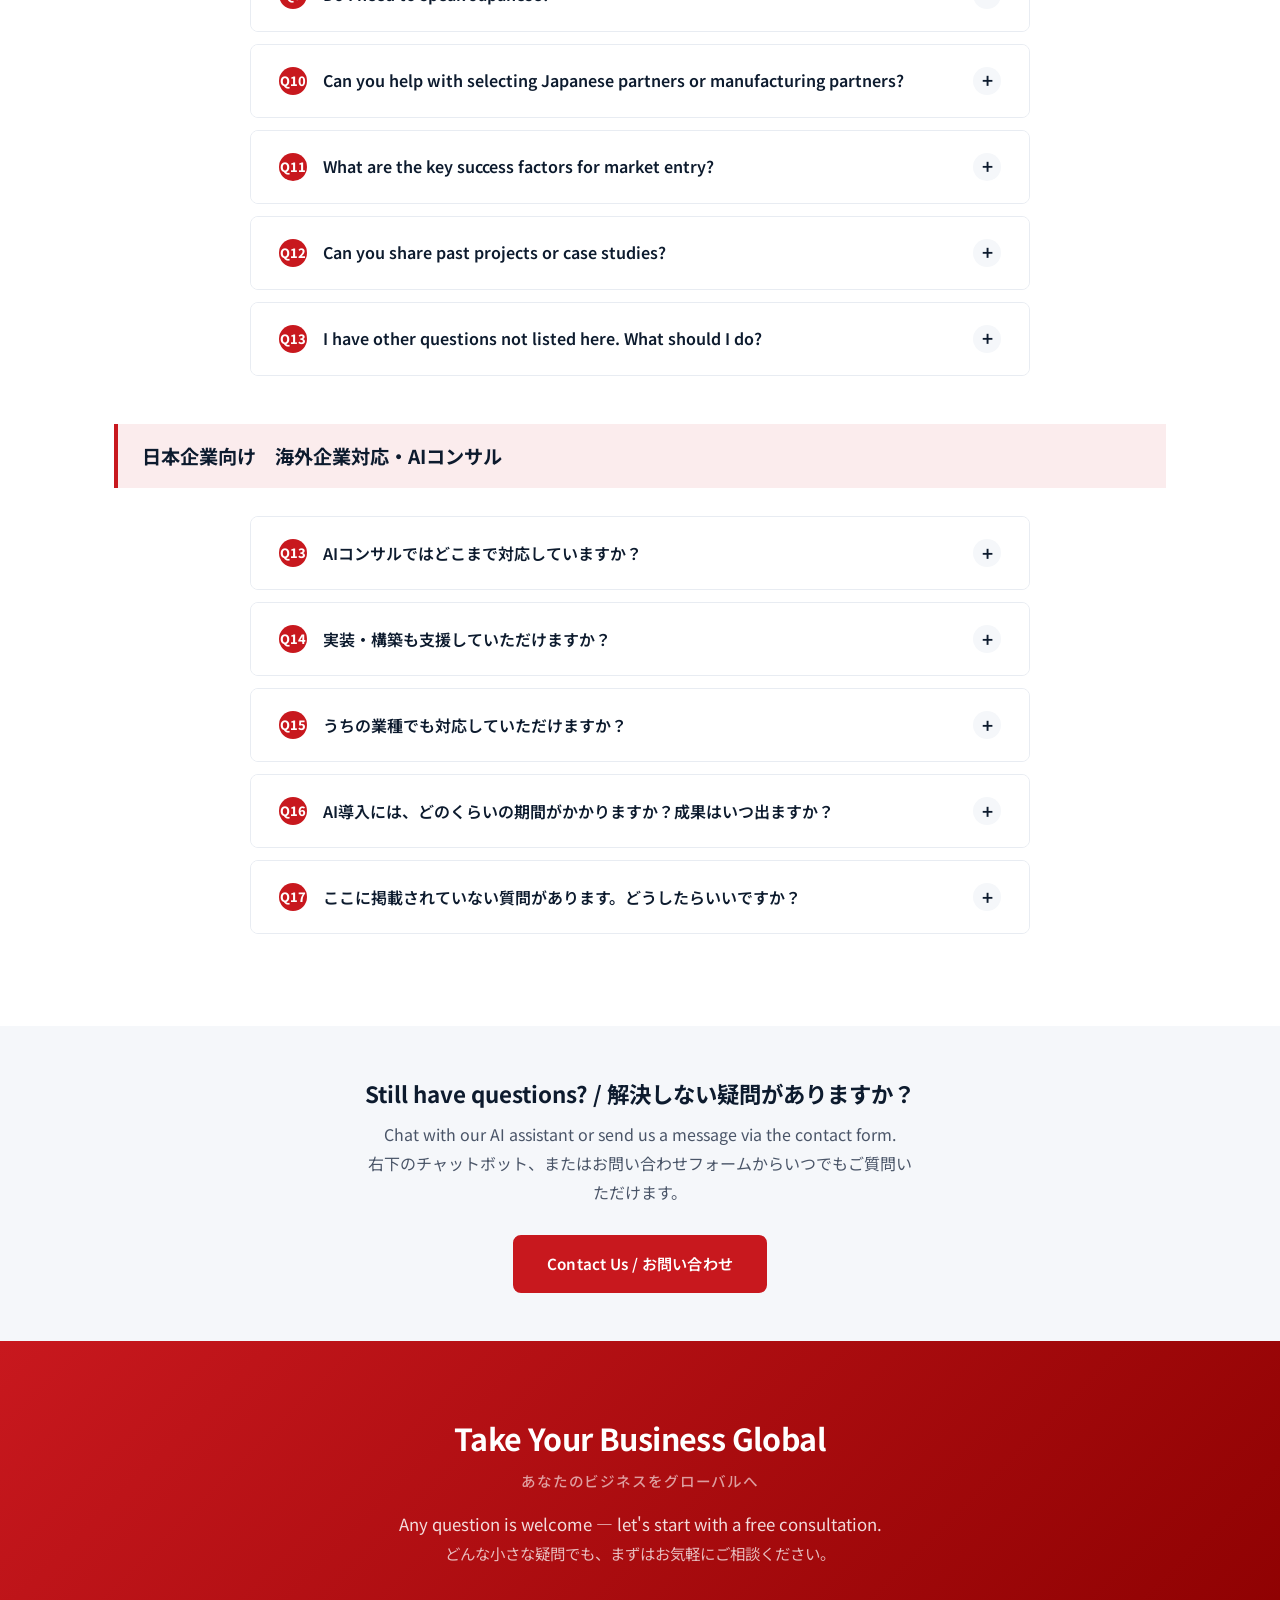
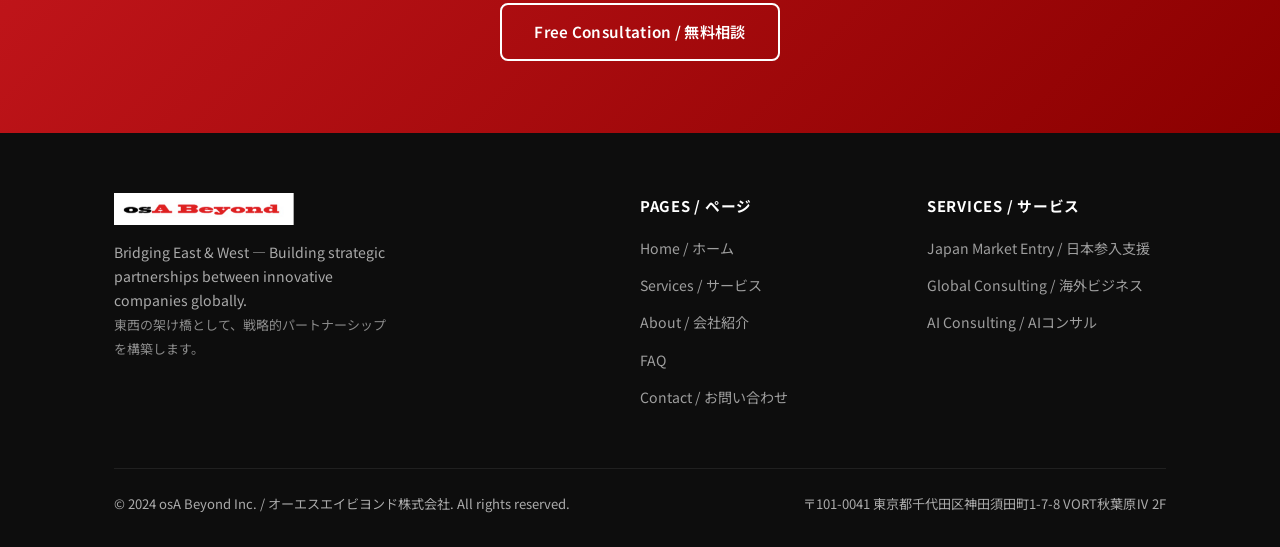
<file: faq.html>
<!DOCTYPE html>
<html lang="ja">
<head>
  <meta charset="UTF-8">
  <meta name="viewport" content="width=device-width, initial-scale=1.0">
  <title>FAQ / よくある質問 | osA Beyond Inc.</title>
  <meta name="description" content="Frequently asked questions about osA Beyond Inc. services. よくある質問。">
  <link rel="stylesheet" href="css/style.css">
  <link rel="preconnect" href="https://fonts.googleapis.com">
  <link href="https://fonts.googleapis.com/css2?family=Noto+Sans+JP:wght@400;500;600;700;800&display=swap" rel="stylesheet">
  <style>
    .faq-section-header {
      background: #f5f7fa;
      border-left: 4px solid #c8181e;
      padding: 16px 24px;
      margin: 48px 0 28px 0;
      font-size: 1.2rem;
      font-weight: 700;
      color: var(--navy-dark);
    }
    .faq-section-header.ocean {
      border-left-color: #00b4ff;
      background: rgba(0, 180, 255, 0.08);
    }
    .faq-section-header.japan {
      border-left-color: var(--red);
      background: rgba(200, 24, 30, 0.08);
    }
  </style>
</head>
<body>

  <!-- ヘッダー -->
  <header class="header">
    <div class="container">
      <div class="header-inner">
        <a href="index.html">
          <img src="assets/logo.png" alt="osA Beyond Inc." class="logo">
        </a>
        <nav class="nav">
          <a href="index.html" class="nav-link">Home<span class="nav-ja"> ホーム</span></a>
          <a href="services.html" class="nav-link">Services<span class="nav-ja"> サービス</span></a>
          <a href="about.html" class="nav-link">About<span class="nav-ja"> 会社紹介</span></a>
          <a href="faq.html" class="nav-link active">FAQ</a>
          <a href="contact.html" class="btn btn-primary nav-cta">Free Consultation / 無料相談</a>
        </nav>
        <button class="hamburger" id="hamburger" aria-label="メニュー">
          <span></span><span></span><span></span>
        </button>
      </div>
    </div>
    <nav class="mobile-nav" id="mobileNav">
      <a href="index.html" class="nav-link">Home / ホーム</a>
      <a href="services.html" class="nav-link">Services / サービス</a>
      <a href="about.html" class="nav-link">About / 会社紹介</a>
      <a href="faq.html" class="nav-link active">FAQ</a>
      <a href="contact.html" class="btn btn-primary">Free Consultation / 無料相談</a>
    </nav>
  </header>

  <main class="page-content">

    <!-- ページヒーロー -->
    <section class="page-hero">
      <div class="container">
        <h1>FAQ<span class="ja-sub">よくある質問</span></h1>
        <p>Answers to common questions about our services.<br>
        サービスに関するよくあるご質問をまとめました。</p>
      </div>
    </section>

    <!-- FAQセクション -->
    <section class="section">
      <div class="container">

        <!-- ============================================
             セクション0：共通の質問
        ============================================ -->
        <div class="faq-section-header">
          共通の質問 / Common Questions
        </div>

        <div class="faq-list">

          <!-- Q1: プロセス -->
          <div class="faq-item">
            <div class="faq-question">
              <span class="q-icon">Q1</span>
              <span class="q-text">相談から支援開始までのプロセスを教えてください。/ What is the process from inquiry to project start?</span>
              <span class="faq-toggle">+</span>
            </div>
            <div class="faq-answer">
              <strong>【日本語】</strong><br>
              以下の7ステップで進みます：<br><br>
              <ol style="margin: 12px 0 12px 24px;">
                <li><strong>お問い合わせ</strong>（フォーム / メール / チャットボット）</li>
                <li><strong>無料初回相談</strong>（オンライン 約60分）— 課題ヒアリング</li>
                <li><strong>NDA締結</strong>（詳細ヒアリング前）</li>
                <li><strong>詳細ヒアリング・要件整理</strong>（1〜2回のミーティング）</li>
                <li><strong>提案書・見積書の提示</strong>（通常1〜2週間）</li>
                <li><strong>契約締結</strong></li>
                <li><strong>キックオフミーティング・プロジェクト開始</strong></li>
              </ol>
              問い合わせから契約までは、通常<strong>1〜3ヶ月</strong>を要します。プロジェクト規模により前後する場合があります。<br><br>
              <strong>【English】</strong><br>
              Our standard process consists of 7 steps:<br><br>
              <ol style="margin: 12px 0 12px 24px;">
                <li><strong>Inquiry</strong> (form, email, or chatbot)</li>
                <li><strong>Free Initial Consultation</strong> (online, ~60 minutes) — requirements gathering</li>
                <li><strong>NDA Signing</strong> (before detailed discussions)</li>
                <li><strong>Detailed Hearings & Requirements Gathering</strong> (1-2 follow-up meetings)</li>
                <li><strong>Proposal & Quote Submission</strong> (typically 1-2 weeks)</li>
                <li><strong>Contract Execution</strong></li>
                <li><strong>Kickoff Meeting & Project Start</strong></li>
              </ol>
              From inquiry to contract typically takes <strong>1-3 months</strong>, depending on project scope.
            </div>
          </div>

          <!-- Q2: 契約形態と料金 -->
          <div class="faq-item">
            <div class="faq-question">
              <span class="q-icon">Q2</span>
              <span class="q-text">契約形態と料金はどのように決まりますか？/ How are contract terms and pricing determined?</span>
              <span class="faq-toggle">+</span>
            </div>
            <div class="faq-answer">
              <strong>【日本語】</strong><br>
              契約形態は、<strong>固定報酬と成果報酬を組み合わせたハイブリッド型</strong>を中心に、プロジェクトの性質に応じて柔軟に設計します。<br><br>
              例：
              <ul style="margin: 12px 0 12px 24px;">
                <li>市場調査 → 固定報酬型</li>
                <li>パートナー開拓・Sales REP → 固定報酬 + 成果報酬</li>
                <li>月額顧問契約 → 月額固定 + 成果インセンティブ</li>
              </ul>
              <strong>料金はプロジェクトの規模・期間・要件により大きく異なるため、個別お見積もり</strong>にて対応しております。初回相談は無料ですので、まずはお気軽にご相談ください。<br><br>
              <strong>【English】</strong><br>
              We primarily use a <strong>hybrid model combining fixed fees and performance-based compensation</strong>, tailored to each project's nature.<br><br>
              Examples:
              <ul style="margin: 12px 0 12px 24px;">
                <li>Market research → fixed fee</li>
                <li>Partner development / Sales REP → fixed fee + success-based commission</li>
                <li>Monthly advisory → monthly retainer + performance incentives</li>
              </ul>
              <strong>Pricing varies significantly based on project scope, duration, and requirements, and is provided as a custom quote.</strong> Initial consultations are complimentary — please feel free to reach out.
            </div>
          </div>

          <!-- Q3: 支援期間 -->
          <div class="faq-item">
            <div class="faq-question">
              <span class="q-icon">Q3</span>
              <span class="q-text">支援期間の目安はどのくらいですか？/ What is the typical duration of engagement?</span>
              <span class="faq-toggle">+</span>
            </div>
            <div class="faq-answer">
              <strong>【日本語】</strong><br>
              サービスにより異なります：<br><br>
              <ul style="margin: 12px 0 12px 24px;">
                <li><strong>海外企業対応</strong>：6ヶ月〜1年</li>
                <li><strong>AIコンサルティング</strong>：PoC フェーズ 3〜6ヶ月。継続支援は別途ご相談</li>
                <li><strong>パートナー開拓</strong>：6ヶ月〜（継続契約推奨）</li>
              </ul>
              これらは目安であり、プロジェクトの性質により前後します。<br><br>
              <strong>【English】</strong><br>
              Duration varies by service:<br><br>
              <ul style="margin: 12px 0 12px 24px;">
                <li><strong>Japan Market Entry Support</strong>: 6 months to 2 years (market research only: ~3 months)</li>
                <li><strong>International Business Expansion Support</strong>: 6 months to 1 year</li>
                <li><strong>Partner Development / Sales REP</strong>: 6 months+ (continuous engagement recommended)</li>
              </ul>
              These are estimates and may vary based on project specifics.
            </div>
          </div>

          <!-- Q4: NDA -->
          <div class="faq-item">
            <div class="faq-question">
              <span class="q-icon">Q4</span>
              <span class="q-text">相談時に機密保持契約（NDA）を締結できますか？/ Can you sign an NDA before discussions?</span>
              <span class="faq-toggle">+</span>
            </div>
            <div class="faq-answer">
              <strong>【日本語】</strong><br>
              はい、対応いたします。詳細なヒアリングに入る前に<strong>NDAを締結</strong>し、機密情報を厳格に取り扱います。初回相談は概要のみをお話しして、詳細情報はNDA締結後にお受けします。お客様側のNDAテンプレートでの締結も可能です。<br><br>
              <strong>【English】</strong><br>
              Yes, we do. We sign an NDA before entering detailed discussions, ensuring your confidential information is strictly protected. Our initial consultation covers overview-level information, with detailed specifics shared only after NDA execution. We can also accommodate client-provided NDA templates.
            </div>
          </div>

          <!-- Q5: 対象企業規模 -->
          <div class="faq-item">
            <div class="faq-question">
              <span class="q-icon">Q5</span>
              <span class="q-text">どのような規模の企業が対象ですか？/ What company sizes do you work with?</span>
              <span class="faq-toggle">+</span>
            </div>
            <div class="faq-answer">
              <strong>【日本語】</strong><br>
              <strong>スタートアップから中堅企業まで</strong>が主な対象です。<br><br>
              海外スタートアップの場合、初期段階（シードラウンド）からのご相談も歓迎です。日本企業の場合、月額顧問契約での継続的なサポートを推奨しています。<br><br>
              <strong>大企業や特殊な業界</strong>の場合は、提携先の紹介等により対応させていただく場合もあります。規模に不安がある場合は、まずはお気軽にご相談ください。<br><br>
              <strong>【English】</strong><br>
              Our primary focus is <strong>startups to mid-market companies</strong>.<br><br>
              For overseas startups, we welcome inquiries even at early stages (seed round). For Japanese companies, we recommend ongoing support through monthly advisory contracts. For large enterprises or specialized sectors, we may refer you to suitable partners. Please reach out if you have concerns about company size — we're happy to discuss.
            </div>
          </div>

          <!-- Q6: 対応形態 -->
          <div class="faq-item">
            <div class="faq-question">
              <span class="q-icon">Q6</span>
              <span class="q-text">リモート対応、海外出張、地域制限はありますか？/ Do you support remote meetings, overseas travel, and are there regional restrictions?</span>
              <span class="faq-toggle">+</span>
            </div>
            <div class="faq-answer">
              <strong>【日本語】</strong><br>
              <ul style="margin: 12px 0 12px 24px;">
                <li><strong>対応スタイル</strong>：通常はリモート（Zoom / Teams）中心です。重要な局面・キックオフ、契約前のミーティング等で必要に応じて対面ミーティングを実施します</li>
                <li><strong>海外出張</strong>：対応可能です。海外出張が必要な場合、旅費はお客様側で実費負担いただきます</li>
                <li><strong>地域制限</strong>：ございません。国内・海外を問わず、どの地域のお客様でもご相談いただけます</li>
              </ul>
              <strong>【English】</strong><br>
              <ul style="margin: 12px 0 12px 24px;">
                <li><strong>Engagement Model</strong>: We operate primarily remote (Zoom/Teams) with on-site meetings arranged for key milestones, kickoffs, and pre-contract discussions as needed</li>
                <li><strong>Overseas Travel</strong>: We support overseas engagement. Travel expenses are covered by the client</li>
                <li><strong>Regional Restrictions</strong>: None. We serve clients across Japan and internationally</li>
              </ul>
            </div>
          </div>

        </div>

        <!-- ============================================
             セクション1：海外企業向け（Japan Market Entry）
        ============================================ -->
        <div class="faq-section-header ocean">
          For Overseas Companies — Japan Market Entry Support
        </div>

        <div class="faq-list">

          <!-- Q7: Local Setup Support -->
          <div class="faq-item">
            <div class="faq-question">
              <span class="q-icon">Q7</span>
              <span class="q-text">Do you support full local setup in Japan?</span>
              <span class="faq-toggle">+</span>
            </div>
            <div class="faq-answer">
              We provide full support through the <strong>planning and strategy phase</strong>. For execution (legal entity setup, office establishment, hiring, etc.), we leverage our <strong>trusted partner network</strong> to connect you with the right specialists.<br><br>
              We support:
              <ul style="margin: 12px 0 12px 24px;">
                <li>Market analysis & entry strategy</li>
                <li>Regulatory & compliance review</li>
                <li>Local partner & manufacturing partner selection</li>
                <li>Sales channel strategy</li>
                <li>PR & launch communications</li>
              </ul>
              For specialized areas (legal, tax, accounting), we provide introductions to trusted advisors.
            </div>
          </div>

          <!-- Q8: Country Coverage -->
          <div class="faq-item">
            <div class="faq-question">
              <span class="q-icon">Q8</span>
              <span class="q-text">Do you work with companies from any country?</span>
              <span class="faq-toggle">+</span>
            </div>
            <div class="faq-answer">
              Yes, we work with companies <strong>from any country</strong>. Our track record includes support for companies from Finland, Sweden, India, China, Malaysia, and other regions across Asia and Europe.<br><br>
              Our core expertise is in <strong>semiconductors, electronics, tech, and IoT</strong>. For industries significantly outside this scope (beauty, entertainment, etc.), we may find it challenging to provide the depth needed — please consult with us first.
            </div>
          </div>

          <!-- Q9: Language Support -->
          <div class="faq-item">
            <div class="faq-question">
              <span class="q-icon">Q9</span>
              <span class="q-text">Do I need to speak Japanese?</span>
              <span class="faq-toggle">+</span>
            </div>
            <div class="faq-answer">
              <strong>No problem at all. We support both Japanese and English.</strong> You can conduct all discussions, contracts, and project work entirely in English. We also provide <strong>interpretation and translation support between Japanese and overseas companies</strong> for negotiations and partnership agreements.
            </div>
          </div>

          <!-- Q10: Partner Selection -->
          <div class="faq-item">
            <div class="faq-question">
              <span class="q-icon">Q10</span>
              <span class="q-text">Can you help with selecting Japanese partners or manufacturing partners?</span>
              <span class="faq-toggle">+</span>
            </div>
            <div class="faq-answer">
              Yes, <strong>partner selection is one of our core services</strong>.<br><br>
              We support:
              <ul style="margin: 12px 0 12px 24px;">
                <li><strong>Supply Chain Development</strong>: sourcing & negotiating manufacturing partners</li>
                <li><strong>Distribution & Sales Partnership</strong>: identifying resellers & distributors</li>
                <li><strong>Local Partner Selection</strong>: function-specific partners (sales, marketing, HR, etc.)</li>
                <li><strong>M&A & Alliances</strong>: identifying equity partnerships & strategic alliances</li>
              </ul>
              Leveraging our industry network and market expertise, we <strong>identify and facilitate negotiations with optimal partners</strong> for your needs.
            </div>
          </div>

          <!-- Q11: Success Factors -->
          <div class="faq-item">
            <div class="faq-question">
              <span class="q-icon">Q11</span>
              <span class="q-text">What are the key success factors for market entry?</span>
              <span class="faq-toggle">+</span>
            </div>
            <div class="faq-answer">
              Key success factors we emphasize (learned from many case studies):<br><br>
              <ol style="margin: 12px 0 12px 24px;">
                <li><strong>Thorough Market Research</strong>: understand competitive landscape, regulations, and consumer needs</li>
                <li><strong>Careful Partner Selection</strong>: trustworthy local partnerships are critical</li>
                <li><strong>Long-term Perspective</strong>: expect 2+ years before profitability in Japan; avoid short-term profit expectations</li>
                <li><strong>Human Capital</strong>: invest in local team hiring & development</li>
                <li><strong>Compliance & Regulations</strong>: strictly adhere to Japanese laws and business practices</li>
                <li><strong>Strategic Flexibility</strong>: be prepared to adapt when market realities diverge from initial plans</li>
              </ol>
              We help you <strong>anticipate pitfalls early</strong> and develop <strong>high-probability strategies</strong>.
            </div>
          </div>

          <!-- Q12: Case Studies & Track Record -->
          <div class="faq-item">
            <div class="faq-question">
              <span class="q-icon">Q12</span>
              <span class="q-text">Can you share past projects or case studies?</span>
              <span class="faq-toggle">+</span>
            </div>
            <div class="faq-answer">
              We <strong>prioritize client confidentiality</strong>, so detailed case studies cannot be shared publicly. However, we can share:<br><br>
              <ul style="margin: 12px 0 12px 24px;">
                <li><strong>Clients Served</strong>: 6+ companies</li>
                <li><strong>Countries Served</strong>: 6 countries (Finland, Sweden, India, China, Malaysia, Japan)</li>
                <li><strong>Core Industries</strong>: semiconductors, electronics, tech, IoT</li>
              </ul>
              Detailed examples can be discussed <strong>after NDA signing</strong>. Please feel free to inquire.
            </div>
          </div>

          <!-- Q13: Other Questions -->
          <div class="faq-item">
            <div class="faq-question">
              <span class="q-icon">Q13</span>
              <span class="q-text">I have other questions not listed here. What should I do?</span>
              <span class="faq-toggle">+</span>
            </div>
            <div class="faq-answer">
              We'd love to hear from you. Contact us via:<br><br>
              <ul style="margin: 12px 0 12px 24px;">
                <li>📧 <strong>Contact Form</strong> — <a href="contact.html">here</a></li>
                <li>💬 <strong>Chatbot</strong> — "💬" icon in the bottom right</li>
                <li>📞 <strong>Phone</strong> — +81-80-5955-0591 (9:00-18:00 JST)</li>
              </ul>
              Initial consultations are free. Please feel free to share any concerns or specific needs.
            </div>
          </div>

        </div>

        <!-- ============================================
             セクション2：日本企業向け（海外企業対応・AIコンサル）
        ============================================ -->
        <div class="faq-section-header japan">
          日本企業向け　海外企業対応・AIコンサル
        </div>

        <div class="faq-list">

          <!-- Q13: AI対応範囲 -->
          <div class="faq-item">
            <div class="faq-question">
              <span class="q-icon">Q13</span>
              <span class="q-text">AIコンサルではどこまで対応していますか？</span>
              <span class="faq-toggle">+</span>
            </div>
            <div class="faq-answer">
              <strong>対応可能な領域：</strong><br>
              <ul style="margin: 12px 0 12px 24px;">
                <li>✅ ChatGPT / Claude 等の生成AI活用（業務効率化、プロンプト設計）</li>
                <li>✅ 業務自動化（RPA、ワークフロー自動化）</li>
                <li>✅ AIチャットボット導入支援</li>
                <li>✅ AI戦略立案（経営層向けAIロードマップ策定）</li>
                <li>✅ 生成AI研修（社員向けトレーニング・ワークショップ）</li>
                <li>✅ AIツール選定・導入支援（既存SaaS型AIツール）</li>
                <li>✅ AIガバナンス・コンプライアンス（社内ガイドライン策定）</li>
              </ul>
              <strong>対応外の領域：</strong><br>
              <ul style="margin: 12px 0 12px 24px;">
                <li>❌ 社内データのRAG構築（専門開発が必要なため、提携先をご紹介）</li>
                <li>❌ 機械学習モデル開発（データサイエンス・AIエンジニアリング）</li>
                <li>❌ 音声・画像認識システム導入</li>
              </ul>
              当社の強みは、<strong>経営視点でのAI導入戦略設計と実用的な活用支援</strong>です。技術的な実装が必要な場合は、提携先のデータサイエンス企業をご紹介いたします。
            </div>
          </div>

          <!-- Q14: 実装支援 -->
          <div class="faq-item">
            <div class="faq-question">
              <span class="q-icon">Q14</span>
              <span class="q-text">実装・構築も支援していただけますか？</span>
              <span class="faq-toggle">+</span>
            </div>
            <div class="faq-answer">
              <strong>戦略・計画段階は当社で実施</strong>します。その後の実装について：<br><br>
              <ul style="margin: 12px 0 12px 24px;">
                <li><strong>既存SaaS型ツール導入</strong>（ChatGPT、Copilot、その他AI SaaS）→ 当社が導入支援</li>
                <li><strong>カスタム開発が必要な案件</strong>→ 提携先の開発企業をご紹介・プロジェクト管理をサポート</li>
              </ul>
              PoC（概念実証）段階から本格導入まで、<strong>全段階で伴走し、成功を確度高くサポート</strong>いたします。
            </div>
          </div>

          <!-- Q15: 業種対応 -->
          <div class="faq-item">
            <div class="faq-question">
              <span class="q-icon">Q15</span>
              <span class="q-text">うちの業種でも対応していただけますか？</span>
              <span class="faq-toggle">+</span>
            </div>
            <div class="faq-answer">
              <strong>得意業界：</strong><br>
              <ul style="margin: 12px 0 12px 24px;">
                <li>✅ 半導体・電子部品</li>
                <li>✅ テック系（ソフトウェア、IoT、通信、AI関連）</li>
                <li>✅ 製造業（特に部品・材料メーカー）</li>
                <li>✅ エンジニアリング・コンサル系</li>
              </ul>
              <strong>対応が難しい業界：</strong><br>
              当社の専門領域（半導体・テック・IoT等）と<strong>大きく異なる業種</strong>（美容、エンタメ等）については、業界特有の知識が必要なため対応が難しい場合があります。<br><br>
              ご不安な場合は、<strong>まずはお気軽にご相談ください。業界特性を確認した上で、対応の可否をお返事いたします。</strong>
            </div>
          </div>

          <!-- Q16: AI導入の期間と成果 -->
          <div class="faq-item">
            <div class="faq-question">
              <span class="q-icon">Q16</span>
              <span class="q-text">AI導入には、どのくらいの期間がかかりますか？成果はいつ出ますか？</span>
              <span class="faq-toggle">+</span>
            </div>
            <div class="faq-answer">
              <strong>AI導入：</strong><br>
              <ul style="margin: 12px 0 12px 24px;">
                <li><strong>小規模（部門単位の生成AI導入）</strong>：1〜3ヶ月で効果実感</li>
                <li><strong>大規模（全社的な業務自動化）</strong>：6ヶ月〜1年で本格効果</li>
              </ul>
              <strong>成功のポイント：</strong><br>
              短期的な数字よりも「プロセスの改善」「組織のAI理解度向上」といった<strong>定性的な成果を重視</strong>することが、長期的な成功につながります。
            </div>
          </div>

          <!-- Q17: その他の質問 -->
          <div class="faq-item">
            <div class="faq-question">
              <span class="q-icon">Q17</span>
              <span class="q-text">ここに掲載されていない質問があります。どうしたらいいですか？</span>
              <span class="faq-toggle">+</span>
            </div>
            <div class="faq-answer">
              ぜひお気軽にお問い合わせください。以下の方法でご連絡いただけます：<br><br>
              <ul style="margin: 12px 0 12px 24px;">
                <li>📧 <strong>お問い合わせフォーム</strong> — <a href="contact.html">こちら</a></li>
                <li>💬 <strong>チャットボット</strong> — 画面右下の「💬」アイコン</li>
                <li>📞 <strong>電話</strong> — +81-80-5955-0591（営業時間 9:00-18:00）</li>
              </ul>
              初回相談は無料です。ご不安な点、具体的なご要望がありましたら、まずはお気軽にお話しください。
            </div>
          </div>

        </div>

      </div>
    </section>

    <!-- まだ疑問が残る場合 -->
    <section class="section-sm bg-off-white">
      <div class="container" style="text-align:center; max-width:600px;">
        <h3 style="font-size:1.4rem; font-weight:700; color:var(--navy-dark); margin-bottom:8px;">
          Still have questions? / 解決しない疑問がありますか？
        </h3>
        <p style="color:var(--gray-dark); margin-bottom:28px; line-height:1.8;">
          Chat with our AI assistant or send us a message via the contact form.<br>
          右下のチャットボット、またはお問い合わせフォームからいつでもご質問いただけます。
        </p>
        <a href="contact.html" class="btn btn-primary">Contact Us / お問い合わせ</a>
      </div>
    </section>

    <!-- CTAバナー -->
    <section class="cta-banner">
      <div class="container">
        <h2>Take Your Business Global<span class="ja-sub">あなたのビジネスをグローバルへ</span></h2>
        <p>
          Any question is welcome — let's start with a free consultation.<br>
          <span style="font-size:0.92em;opacity:0.85;">どんな小さな疑問でも、まずはお気軽にご相談ください。</span>
        </p>
        <div class="cta-btns">
          <a href="contact.html" class="btn btn-outline">Free Consultation / 無料相談</a>
        </div>
      </div>
    </section>

  </main>

  <!-- フッター -->
  <footer class="footer">
    <div class="container">
      <div class="footer-grid">
        <div class="footer-brand">
          <img src="assets/logo.png" alt="osA Beyond Inc." class="logo">
          <p>Bridging East &amp; West — Building strategic partnerships between innovative companies globally.<br>
          <span style="font-size:0.92em;opacity:0.80;">東西の架け橋として、戦略的パートナーシップを構築します。</span></p>
        </div>
        <div class="footer-col">
          <h4>Pages / ページ</h4>
          <ul>
            <li><a href="index.html">Home / ホーム</a></li>
            <li><a href="services.html">Services / サービス</a></li>
            <li><a href="about.html">About / 会社紹介</a></li>
            <li><a href="faq.html">FAQ</a></li>
            <li><a href="contact.html">Contact / お問い合わせ</a></li>
          </ul>
        </div>
        <div class="footer-col">
          <h4>Services / サービス</h4>
          <ul>
            <li><a href="services.html">Japan Market Entry / 日本参入支援</a></li>
            <li><a href="services.html">Global Consulting / 海外ビジネス</a></li>
            <li><a href="services.html">AI Consulting / AIコンサル</a></li>
          </ul>
        </div>
      </div>
      <div class="footer-bottom">
        <span>&copy; 2024 osA Beyond Inc. / オーエスエイビヨンド株式会社. All rights reserved.</span>
        <span>〒101-0041 東京都千代田区神田須田町1-7-8 VORT秋葉原Ⅳ 2F</span>
      </div>
    </div>
  </footer>

  <!-- チャットボット -->
  <div class="chatbot-widget">
    <div class="chatbot-window" id="chatbotWindow">
      <div class="chatbot-header">
        <div class="avatar">o</div>
        <div class="info">
          <strong>osA Beyond AI Assistant</strong>
          <span><span class="online-dot"></span>Online / オンライン</span>
        </div>
        <button class="chatbot-close" id="chatbotClose">✕</button>
      </div>
      <div class="chatbot-messages" id="chatbotMessages">
        <div class="msg bot">
          <div class="msg-avatar">o</div>
          <div class="msg-bubble">
            FAQ で解決しない疑問はこちらにどうぞ 😊<br>
            <span style="font-size:0.90em;opacity:0.80;">Feel free to ask anything not covered in the FAQ!</span>
          </div>
        </div>
      </div>
      <div class="chatbot-input-area">
        <textarea id="chatbotInput" placeholder="Message / メッセージを入力..." rows="1"></textarea>
        <button class="chatbot-send" id="chatbotSend">➤</button>
      </div>
    </div>
    <button class="chatbot-btn" id="chatbotBtn" aria-label="チャットを開く">
      💬
      <span class="chatbot-badge"></span>
    </button>
  </div>

  <script src="js/main.js"></script>
  <script src="js/chatbot.js"></script>
</body>
</html>
</file>
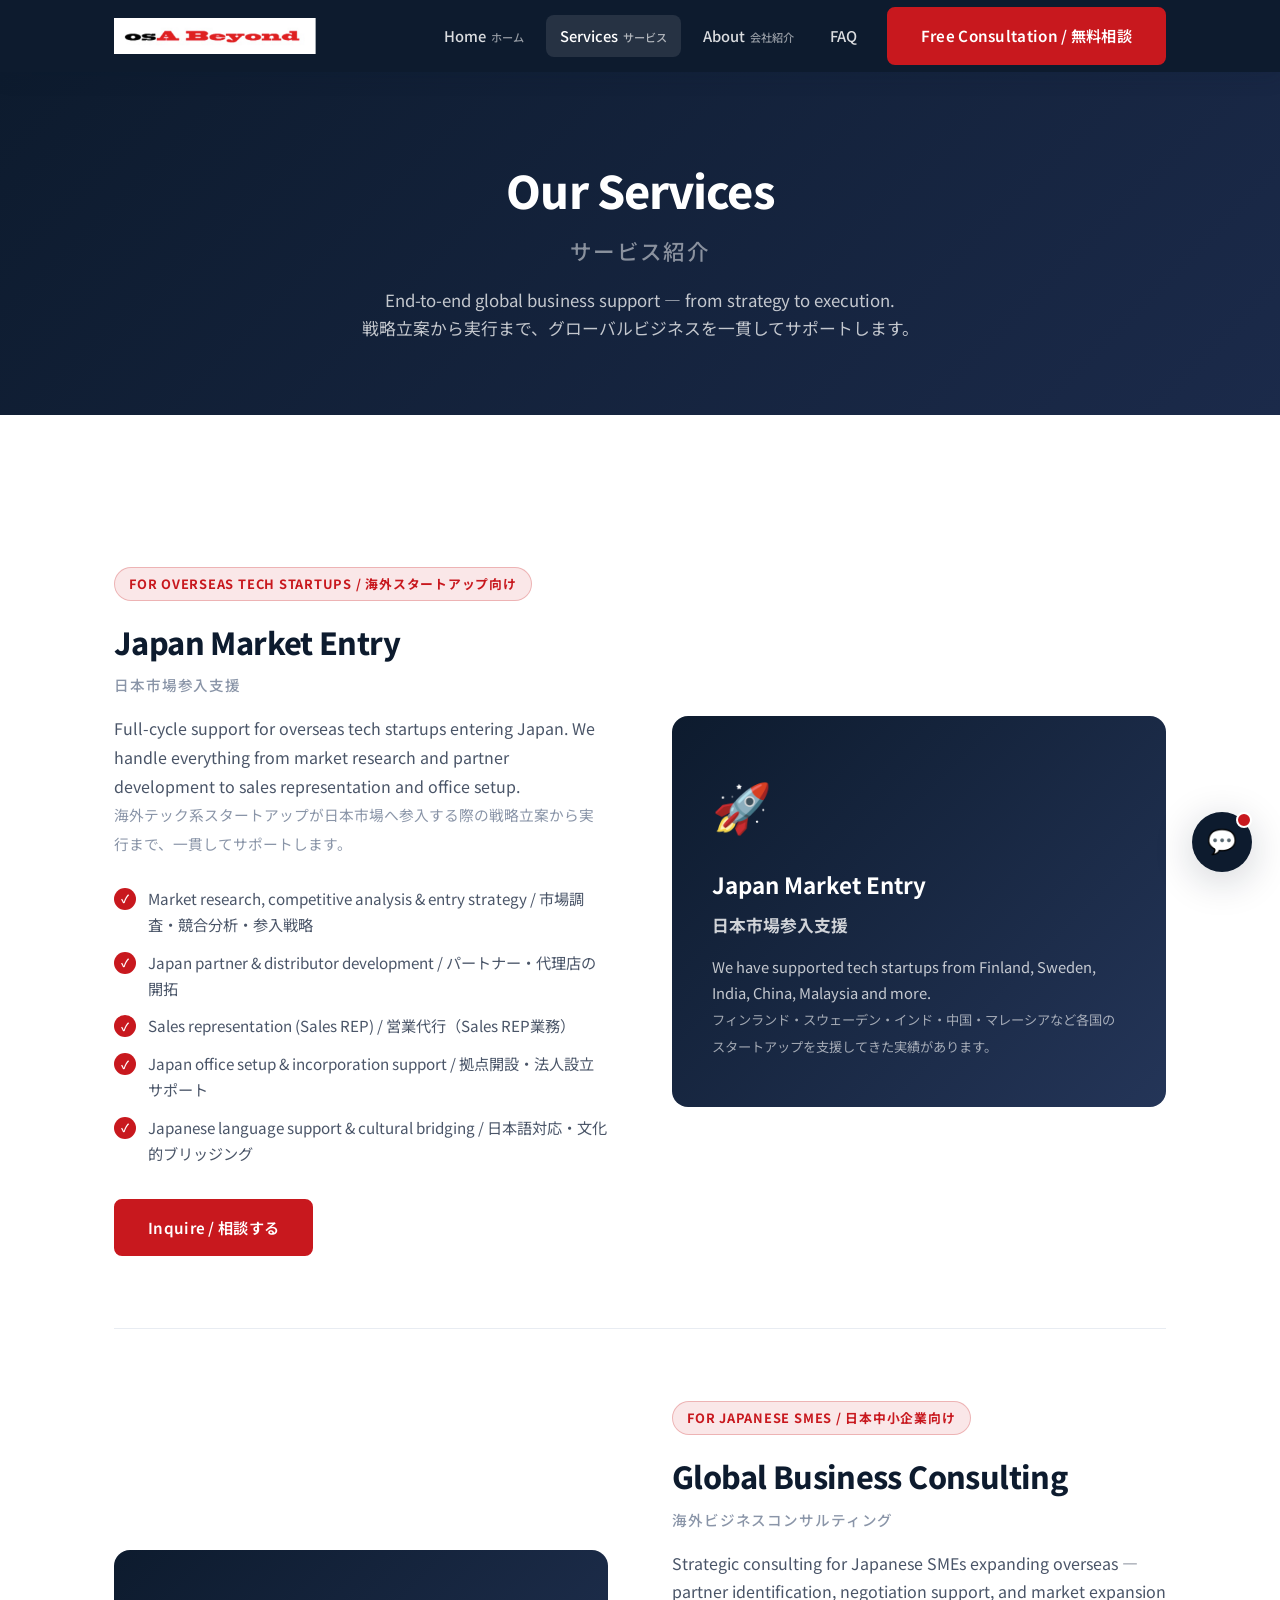
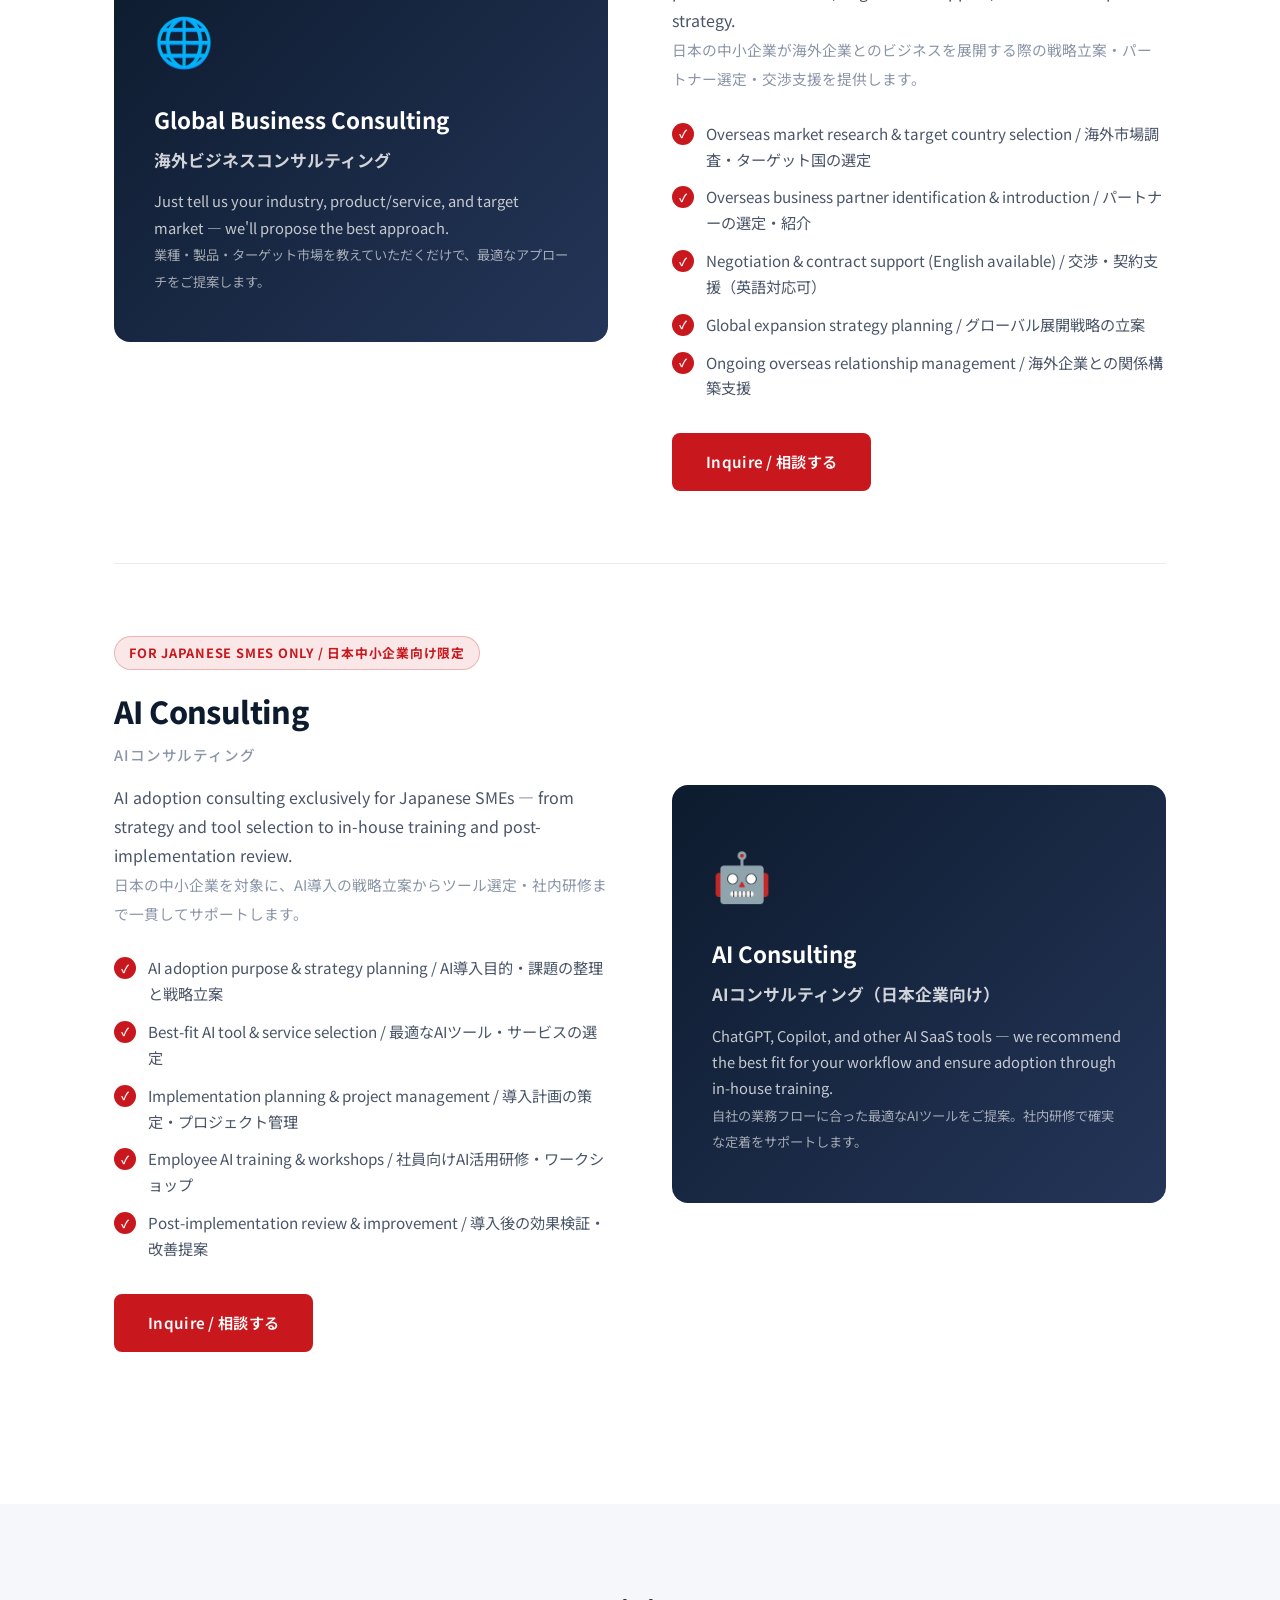
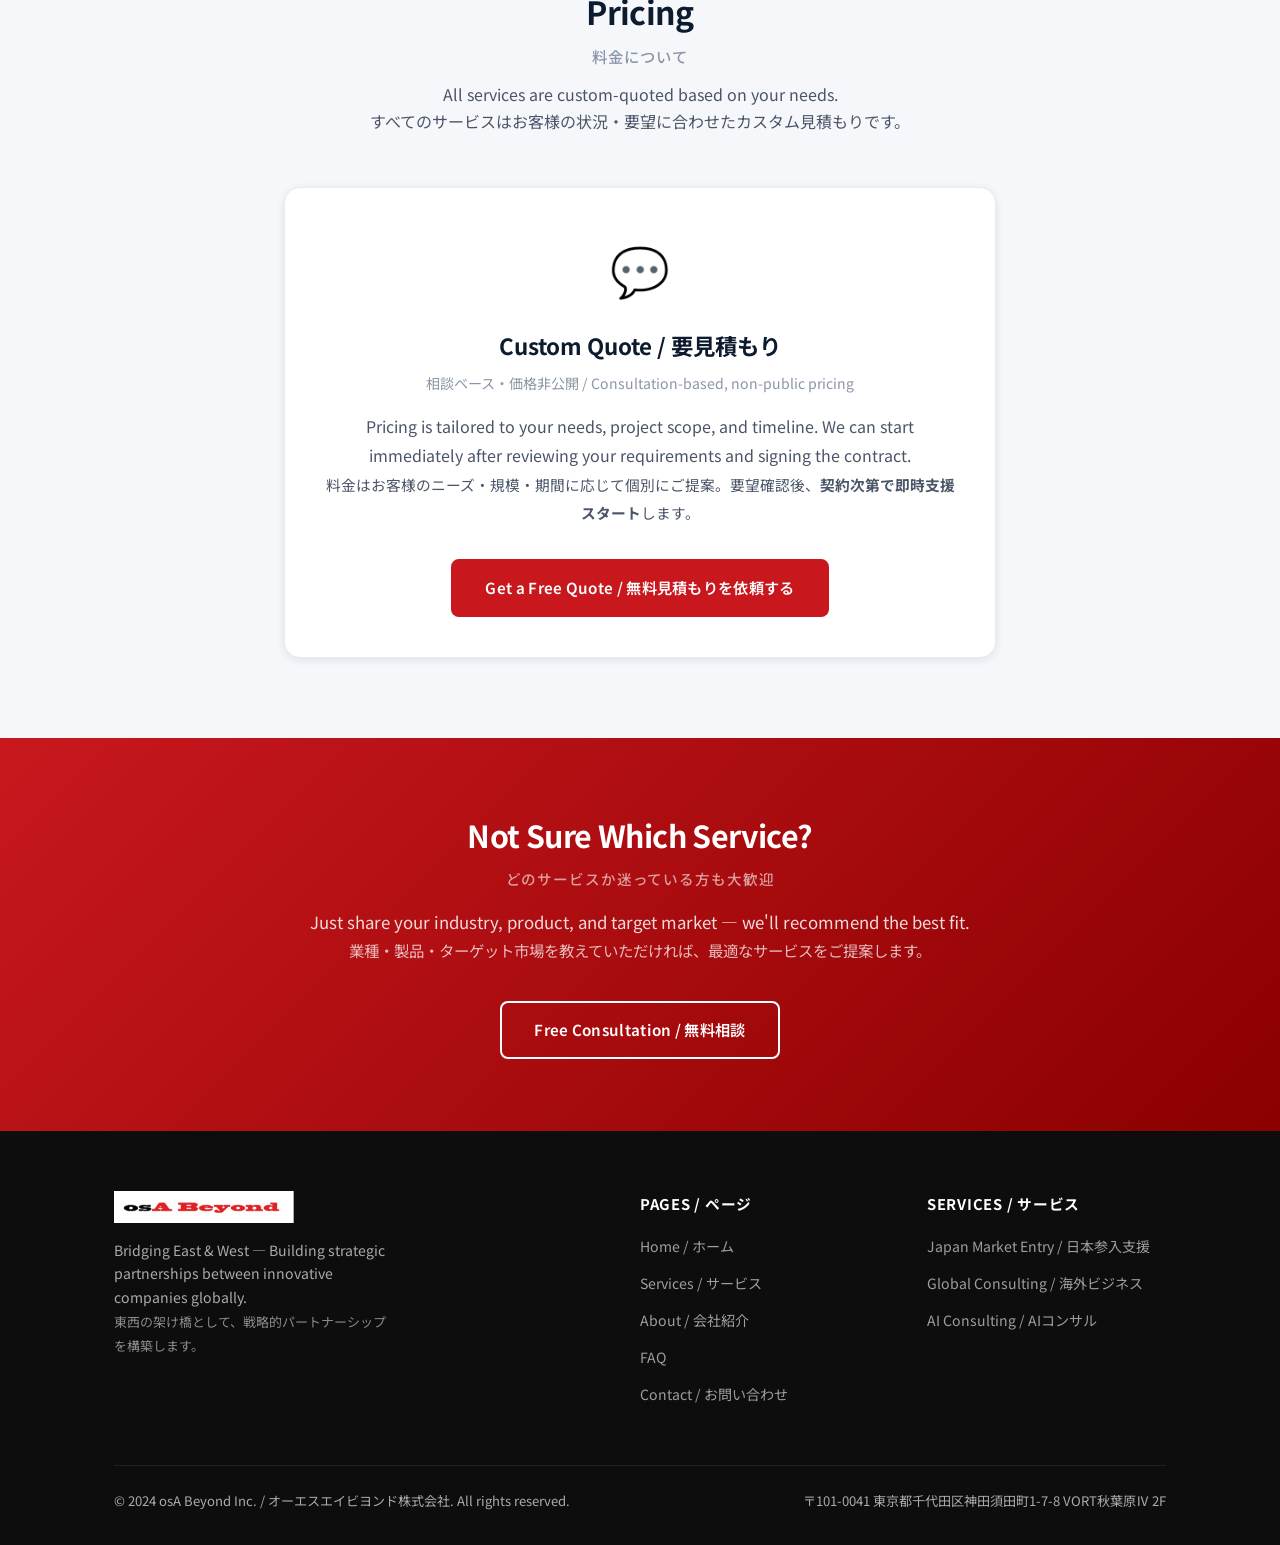
<file: services.html>
<!DOCTYPE html>
<html lang="ja">
<head>
  <meta charset="UTF-8">
  <meta name="viewport" content="width=device-width, initial-scale=1.0">
  <title>Services / サービス | osA Beyond Inc.</title>
  <meta name="description" content="Japan market entry, global business consulting, and AI consulting (Japanese SMEs only). 日本市場参入支援・海外ビジネス・AIコンサルティング。">
  <link rel="stylesheet" href="css/style.css">
  <link rel="preconnect" href="https://fonts.googleapis.com">
  <link href="https://fonts.googleapis.com/css2?family=Noto+Sans+JP:wght@400;500;600;700;800&display=swap" rel="stylesheet">
</head>
<body>

  <!-- ヘッダー -->
  <header class="header">
    <div class="container">
      <div class="header-inner">
        <a href="index.html">
          <img src="assets/logo.png" alt="osA Beyond Inc." class="logo">
        </a>
        <nav class="nav">
          <a href="index.html" class="nav-link">Home<span class="nav-ja"> ホーム</span></a>
          <a href="services.html" class="nav-link active">Services<span class="nav-ja"> サービス</span></a>
          <a href="about.html" class="nav-link">About<span class="nav-ja"> 会社紹介</span></a>
          <a href="faq.html" class="nav-link">FAQ</a>
          <a href="contact.html" class="btn btn-primary nav-cta">Free Consultation / 無料相談</a>
        </nav>
        <button class="hamburger" id="hamburger" aria-label="メニュー">
          <span></span><span></span><span></span>
        </button>
      </div>
    </div>
    <nav class="mobile-nav" id="mobileNav">
      <a href="index.html" class="nav-link">Home / ホーム</a>
      <a href="services.html" class="nav-link active">Services / サービス</a>
      <a href="about.html" class="nav-link">About / 会社紹介</a>
      <a href="faq.html" class="nav-link">FAQ</a>
      <a href="contact.html" class="btn btn-primary">Free Consultation / 無料相談</a>
    </nav>
  </header>

  <main class="page-content">

    <!-- ページヒーロー -->
    <section class="page-hero">
      <div class="container">
        <h1>Our Services<span class="ja-sub">サービス紹介</span></h1>
        <p>End-to-end global business support — from strategy to execution.<br>
        戦略立案から実行まで、グローバルビジネスを一貫してサポートします。</p>
      </div>
    </section>

    <!-- サービス詳細 -->
    <section class="section">
      <div class="container">

        <!-- サービス1：日本市場参入支援 -->
        <div class="service-detail">
          <div>
            <div class="service-detail-badge">For Overseas Tech Startups / 海外スタートアップ向け</div>
            <h2>Japan Market Entry<span class="ja-sub">日本市場参入支援</span></h2>
            <p>
              Full-cycle support for overseas tech startups entering Japan. We handle everything from market research and partner development to sales representation and office setup.<br>
              <span style="font-size:0.92em;color:var(--gray-mid);">海外テック系スタートアップが日本市場へ参入する際の戦略立案から実行まで、一貫してサポートします。</span>
            </p>
            <div class="feature-list">
              <div class="feature-item">Market research, competitive analysis &amp; entry strategy / 市場調査・競合分析・参入戦略</div>
              <div class="feature-item">Japan partner &amp; distributor development / パートナー・代理店の開拓</div>
              <div class="feature-item">Sales representation (Sales REP) / 営業代行（Sales REP業務）</div>
              <div class="feature-item">Japan office setup &amp; incorporation support / 拠点開設・法人設立サポート</div>
              <div class="feature-item">Japanese language support &amp; cultural bridging / 日本語対応・文化的ブリッジング</div>
            </div>
            <div style="margin-top:32px;">
              <a href="contact.html" class="btn btn-primary">Inquire / 相談する</a>
            </div>
          </div>
          <div class="service-detail-visual">
            <div class="icon-lg">🚀</div>
            <h3>Japan Market Entry<br><span style="font-size:0.75em;opacity:0.80;">日本市場参入支援</span></h3>
            <p>
              We have supported tech startups from Finland, Sweden, India, China, Malaysia and more.<br>
              <span style="font-size:0.90em;opacity:0.80;">フィンランド・スウェーデン・インド・中国・マレーシアなど各国のスタートアップを支援してきた実績があります。</span>
            </p>
          </div>
        </div>

        <!-- サービス2：海外ビジネスコンサルティング -->
        <div class="service-detail reverse">
          <div>
            <div class="service-detail-badge">For Japanese SMEs / 日本中小企業向け</div>
            <h2>Global Business Consulting<span class="ja-sub">海外ビジネスコンサルティング</span></h2>
            <p>
              Strategic consulting for Japanese SMEs expanding overseas — partner identification, negotiation support, and market expansion strategy.<br>
              <span style="font-size:0.92em;color:var(--gray-mid);">日本の中小企業が海外企業とのビジネスを展開する際の戦略立案・パートナー選定・交渉支援を提供します。</span>
            </p>
            <div class="feature-list">
              <div class="feature-item">Overseas market research &amp; target country selection / 海外市場調査・ターゲット国の選定</div>
              <div class="feature-item">Overseas business partner identification &amp; introduction / パートナーの選定・紹介</div>
              <div class="feature-item">Negotiation &amp; contract support (English available) / 交渉・契約支援（英語対応可）</div>
              <div class="feature-item">Global expansion strategy planning / グローバル展開戦略の立案</div>
              <div class="feature-item">Ongoing overseas relationship management / 海外企業との関係構築支援</div>
            </div>
            <div style="margin-top:32px;">
              <a href="contact.html" class="btn btn-primary">Inquire / 相談する</a>
            </div>
          </div>
          <div class="service-detail-visual">
            <div class="icon-lg">🌐</div>
            <h3>Global Business Consulting<br><span style="font-size:0.75em;opacity:0.80;">海外ビジネスコンサルティング</span></h3>
            <p>
              Just tell us your industry, product/service, and target market — we'll propose the best approach.<br>
              <span style="font-size:0.90em;opacity:0.80;">業種・製品・ターゲット市場を教えていただくだけで、最適なアプローチをご提案します。</span>
            </p>
          </div>
        </div>

        <!-- サービス3：AIコンサルティング（日本企業向けのみ） -->
        <div class="service-detail">
          <div>
            <div class="service-detail-badge">For Japanese SMEs Only / 日本中小企業向け限定</div>
            <h2>AI Consulting<span class="ja-sub">AIコンサルティング</span></h2>
            <p>
              AI adoption consulting exclusively for Japanese SMEs — from strategy and tool selection to in-house training and post-implementation review.<br>
              <span style="font-size:0.92em;color:var(--gray-mid);">日本の中小企業を対象に、AI導入の戦略立案からツール選定・社内研修まで一貫してサポートします。</span>
            </p>
            <div class="feature-list">
              <div class="feature-item">AI adoption purpose &amp; strategy planning / AI導入目的・課題の整理と戦略立案</div>
              <div class="feature-item">Best-fit AI tool &amp; service selection / 最適なAIツール・サービスの選定</div>
              <div class="feature-item">Implementation planning &amp; project management / 導入計画の策定・プロジェクト管理</div>
              <div class="feature-item">Employee AI training &amp; workshops / 社員向けAI活用研修・ワークショップ</div>
              <div class="feature-item">Post-implementation review &amp; improvement / 導入後の効果検証・改善提案</div>
            </div>
            <div style="margin-top:32px;">
              <a href="contact.html" class="btn btn-primary">Inquire / 相談する</a>
            </div>
          </div>
          <div class="service-detail-visual">
            <div class="icon-lg">🤖</div>
            <h3>AI Consulting<br><span style="font-size:0.75em;opacity:0.80;">AIコンサルティング（日本企業向け）</span></h3>
            <p>
              ChatGPT, Copilot, and other AI SaaS tools — we recommend the best fit for your workflow and ensure adoption through in-house training.<br>
              <span style="font-size:0.90em;opacity:0.80;">自社の業務フローに合った最適なAIツールをご提案。社内研修で確実な定着をサポートします。</span>
            </p>
          </div>
        </div>

      </div>
    </section>

    <!-- 料金について -->
    <section class="section bg-off-white">
      <div class="container" style="max-width:760px;">
        <h2 class="section-title">Pricing<span class="ja-sub">料金について</span></h2>
        <p class="section-subtitle">
          All services are custom-quoted based on your needs.<br>
          すべてのサービスはお客様の状況・要望に合わせたカスタム見積もりです。
        </p>
        <div style="background:#fff; border:1px solid var(--gray-light); border-radius:var(--radius-lg); padding:40px; text-align:center; box-shadow:var(--shadow-sm);">
          <div style="font-size:3rem; margin-bottom:16px;">💬</div>
          <h3 style="font-size:1.4rem; font-weight:700; color:var(--navy-dark); margin-bottom:8px;">Custom Quote / 要見積もり</h3>
          <p style="font-size:0.88em;color:var(--gray-mid);margin-bottom:4px;">相談ベース・価格非公開 / Consultation-based, non-public pricing</p>
          <p style="color:var(--gray-dark); margin-bottom:32px; line-height:1.8; margin-top:16px;">
            Pricing is tailored to your needs, project scope, and timeline. We can start immediately after reviewing your requirements and signing the contract.<br>
            <span style="font-size:0.92em;">料金はお客様のニーズ・規模・期間に応じて個別にご提案。要望確認後、<strong>契約次第で即時支援スタート</strong>します。</span>
          </p>
          <a href="contact.html" class="btn btn-primary">Get a Free Quote / 無料見積もりを依頼する</a>
        </div>
      </div>
    </section>

    <!-- CTAバナー -->
    <section class="cta-banner">
      <div class="container">
        <h2>Not Sure Which Service?<span class="ja-sub">どのサービスか迷っている方も大歓迎</span></h2>
        <p>
          Just share your industry, product, and target market — we'll recommend the best fit.<br>
          <span style="font-size:0.92em;opacity:0.85;">業種・製品・ターゲット市場を教えていただければ、最適なサービスをご提案します。</span>
        </p>
        <div class="cta-btns">
          <a href="contact.html" class="btn btn-outline">Free Consultation / 無料相談</a>
        </div>
      </div>
    </section>

  </main>

  <!-- フッター -->
  <footer class="footer">
    <div class="container">
      <div class="footer-grid">
        <div class="footer-brand">
          <img src="assets/logo.png" alt="osA Beyond Inc." class="logo">
          <p>Bridging East &amp; West — Building strategic partnerships between innovative companies globally.<br>
          <span style="font-size:0.92em;opacity:0.80;">東西の架け橋として、戦略的パートナーシップを構築します。</span></p>
        </div>
        <div class="footer-col">
          <h4>Pages / ページ</h4>
          <ul>
            <li><a href="index.html">Home / ホーム</a></li>
            <li><a href="services.html">Services / サービス</a></li>
            <li><a href="about.html">About / 会社紹介</a></li>
            <li><a href="faq.html">FAQ</a></li>
            <li><a href="contact.html">Contact / お問い合わせ</a></li>
          </ul>
        </div>
        <div class="footer-col">
          <h4>Services / サービス</h4>
          <ul>
            <li><a href="services.html">Japan Market Entry / 日本参入支援</a></li>
            <li><a href="services.html">Global Consulting / 海外ビジネス</a></li>
            <li><a href="services.html">AI Consulting / AIコンサル</a></li>
          </ul>
        </div>
      </div>
      <div class="footer-bottom">
        <span>&copy; 2024 osA Beyond Inc. / オーエスエイビヨンド株式会社. All rights reserved.</span>
        <span>〒101-0041 東京都千代田区神田須田町1-7-8 VORT秋葉原Ⅳ 2F</span>
      </div>
    </div>
  </footer>

  <!-- チャットボット -->
  <div class="chatbot-widget">
    <div class="chatbot-window" id="chatbotWindow">
      <div class="chatbot-header">
        <div class="avatar">o</div>
        <div class="info">
          <strong>osA Beyond AI Assistant</strong>
          <span><span class="online-dot"></span>Online / オンライン</span>
        </div>
        <button class="chatbot-close" id="chatbotClose">✕</button>
      </div>
      <div class="chatbot-messages" id="chatbotMessages">
        <div class="msg bot">
          <div class="msg-avatar">o</div>
          <div class="msg-bubble">
            Hi! Any questions about our services? 😊<br>
            <span style="font-size:0.90em;opacity:0.80;">サービスに関するご質問はお気軽にどうぞ！</span>
          </div>
        </div>
      </div>
      <div class="chatbot-input-area">
        <textarea id="chatbotInput" placeholder="Message / メッセージを入力..." rows="1"></textarea>
        <button class="chatbot-send" id="chatbotSend">➤</button>
      </div>
    </div>
    <button class="chatbot-btn" id="chatbotBtn" aria-label="チャットを開く">
      💬
      <span class="chatbot-badge"></span>
    </button>
  </div>

  <script src="js/main.js"></script>
  <script src="js/chatbot.js"></script>
</body>
</html>
</file>
<file: css/style.css>
/* ========================================
   osA Beyond Inc. - 共通スタイル
   カラーパレット：紺・黒・白 + 赤アクセント
======================================== */

/* CSS変数定義 */
:root {
  --navy:       #1B2A4A;
  --navy-dark:  #0D1B2E;
  --navy-light: #243558;
  --red:        #C8181E;
  --red-dark:   #A01015;
  --white:      #FFFFFF;
  --off-white:  #F5F7FA;
  --gray-light: #E8ECF2;
  --gray-mid:   #8A95A8;
  --gray-dark:  #4A5568;
  --black:      #0D0D0D;
  --font-main:  'Noto Sans JP', 'Segoe UI', sans-serif;
  --font-en:    'Segoe UI', 'Helvetica Neue', sans-serif;
  --shadow-sm:  0 2px 8px rgba(13,27,46,0.10);
  --shadow-md:  0 4px 20px rgba(13,27,46,0.15);
  --shadow-lg:  0 8px 40px rgba(13,27,46,0.20);
  --radius:     8px;
  --radius-lg:  16px;
  --transition: 0.3s ease;
}

/* リセット */
*, *::before, *::after {
  box-sizing: border-box;
  margin: 0;
  padding: 0;
}

html {
  scroll-behavior: smooth;
  font-size: 16px;
}

body {
  font-family: var(--font-main);
  color: var(--black);
  background: var(--white);
  line-height: 1.7;
  -webkit-font-smoothing: antialiased;
}

img {
  max-width: 100%;
  height: auto;
  display: block;
}

a {
  text-decoration: none;
  color: inherit;
  transition: color var(--transition);
}

ul {
  list-style: none;
}

/* ========================================
   ユーティリティ
======================================== */
.container {
  max-width: 1100px;
  margin: 0 auto;
  padding: 0 24px;
}

.section {
  padding: 80px 0;
}

.section-sm {
  padding: 48px 0;
}

.section-title {
  font-size: 2rem;
  font-weight: 700;
  color: var(--navy-dark);
  text-align: center;
  margin-bottom: 12px;
  letter-spacing: -0.02em;
}

.section-title span {
  color: var(--red);
}

.section-subtitle {
  text-align: center;
  color: var(--gray-dark);
  font-size: 1rem;
  margin-bottom: 52px;
  max-width: 600px;
  margin-left: auto;
  margin-right: auto;
}

.bg-navy {
  background: var(--navy-dark);
  color: var(--white);
}

.bg-off-white {
  background: var(--off-white);
}

.text-red {
  color: var(--red);
}

/* ========================================
   ボタン
======================================== */
.btn {
  display: inline-block;
  padding: 14px 32px;
  border-radius: var(--radius);
  font-weight: 600;
  font-size: 0.95rem;
  cursor: pointer;
  border: 2px solid transparent;
  transition: all var(--transition);
  letter-spacing: 0.02em;
  text-align: center;
}

.btn-primary {
  background: var(--red);
  color: var(--white);
  border-color: var(--red);
}

.btn-primary:hover {
  background: var(--red-dark);
  border-color: var(--red-dark);
  transform: translateY(-2px);
  box-shadow: 0 6px 20px rgba(200,24,30,0.35);
}

.btn-outline {
  background: transparent;
  color: var(--white);
  border-color: var(--white);
}

.btn-outline:hover {
  background: var(--white);
  color: var(--navy-dark);
  transform: translateY(-2px);
}

.btn-outline-dark {
  background: transparent;
  color: var(--navy-dark);
  border-color: var(--navy-dark);
}

.btn-outline-dark:hover {
  background: var(--navy-dark);
  color: var(--white);
  transform: translateY(-2px);
}

/* ========================================
   ヘッダー・ナビゲーション
======================================== */
.header {
  position: fixed;
  top: 0;
  left: 0;
  right: 0;
  z-index: 1000;
  background: var(--navy-dark);
  box-shadow: var(--shadow-md);
  transition: background var(--transition);
}

.header-inner {
  display: flex;
  align-items: center;
  justify-content: space-between;
  height: 72px;
}

.logo {
  height: 36px;
  width: auto;
}

.nav {
  display: flex;
  align-items: center;
  gap: 8px;
}

.nav-link {
  color: rgba(255,255,255,0.85);
  font-size: 0.92rem;
  padding: 8px 14px;
  border-radius: var(--radius);
  transition: all var(--transition);
  font-weight: 500;
}

.nav-link:hover,
.nav-link.active {
  color: var(--white);
  background: rgba(255,255,255,0.10);
}

.nav-cta {
  margin-left: 8px;
}

/* ハンバーガーメニュー */
.hamburger {
  display: none;
  flex-direction: column;
  gap: 5px;
  cursor: pointer;
  padding: 8px;
  background: none;
  border: none;
}

.hamburger span {
  display: block;
  width: 24px;
  height: 2px;
  background: var(--white);
  border-radius: 2px;
  transition: all var(--transition);
}

.hamburger.open span:nth-child(1) {
  transform: translateY(7px) rotate(45deg);
}

.hamburger.open span:nth-child(2) {
  opacity: 0;
}

.hamburger.open span:nth-child(3) {
  transform: translateY(-7px) rotate(-45deg);
}

/* モバイルナビ */
.mobile-nav {
  display: none;
  flex-direction: column;
  background: var(--navy-dark);
  padding: 16px 24px 24px;
  border-top: 1px solid rgba(255,255,255,0.10);
}

.mobile-nav.open {
  display: flex;
}

.mobile-nav .nav-link {
  padding: 12px 0;
  border-bottom: 1px solid rgba(255,255,255,0.08);
}

.mobile-nav .btn {
  margin-top: 16px;
  width: 100%;
}

/* ページコンテンツのマージン（固定ヘッダー分） */
.page-content {
  margin-top: 72px;
}

/* ========================================
   ヒーローセクション
   本番サイト（osabeyond.com）と同じ実写写真をそのまま使用
======================================== */
.hero {
  background: var(--navy-dark);
  color: var(--white);
  padding: 120px 0 100px;
  position: relative;
  overflow: hidden;
  min-height: 620px;
}

/* 背景写真レイヤー（加工なし・そのまま表示） */
.hero .bg-photo {
  position: absolute;
  inset: 0;
  background-image: url('../assets/hero-bg.jpg');
  background-size: cover;
  background-position: center;
  z-index: 1;
}

/* テキストの可読性を確保する薄い暗幕（写真の見た目は変えない程度） */
.hero .bg-overlay {
  position: absolute;
  inset: 0;
  z-index: 2;
  background: linear-gradient(180deg,
    rgba(5,12,30,0.30) 0%,
    rgba(5,12,30,0.15) 50%,
    rgba(5,12,30,0.35) 100%);
  pointer-events: none;
}

/* コンテナとコンテンツを最前面に */
.hero > .container {
  position: relative;
  z-index: 10;
}

.hero-inner {
  position: relative;
  z-index: 10;
  max-width: 760px;
}

.hero-tag {
  display: inline-block;
  background: rgba(0,150,220,0.20);
  color: #80e0ff;
  border: 1px solid rgba(0,180,255,0.45);
  padding: 6px 16px;
  border-radius: 100px;
  font-size: 0.82rem;
  font-weight: 600;
  letter-spacing: 0.08em;
  text-transform: uppercase;
  margin-bottom: 24px;
}

.hero-title {
  font-size: clamp(2rem, 5vw, 3.2rem);
  font-weight: 800;
  line-height: 1.2;
  margin-bottom: 24px;
  letter-spacing: -0.03em;
  text-shadow: 0 2px 24px rgba(0,0,0,0.7);
}

.hero-title span {
  color: var(--red);
}

.hero-desc {
  font-size: 1.1rem;
  color: rgba(255,255,255,0.85);
  margin-bottom: 40px;
  max-width: 580px;
  line-height: 1.8;
  text-shadow: 0 1px 8px rgba(0,0,0,0.6);
}

.hero-btns {
  display: flex;
  gap: 16px;
  flex-wrap: wrap;
}

.hero-stats {
  display: flex;
  gap: 48px;
  margin-top: 64px;
  padding-top: 40px;
  border-top: 1px solid rgba(255,255,255,0.12);
  flex-wrap: wrap;
}

.stat-item {
  display: flex;
  flex-direction: column;
  gap: 4px;
}

.stat-num {
  font-size: 2.2rem;
  font-weight: 800;
  color: var(--white);
  letter-spacing: -0.03em;
}

.stat-num span {
  color: var(--red);
}

.stat-label {
  font-size: 0.85rem;
  color: rgba(255,255,255,0.60);
  font-weight: 500;
}

/* ========================================
   サービスカード
======================================== */
.services-grid {
  display: grid;
  grid-template-columns: repeat(auto-fit, minmax(300px, 1fr));
  gap: 28px;
}

.service-card {
  background: var(--white);
  border: 1px solid var(--gray-light);
  border-radius: var(--radius-lg);
  padding: 36px 32px;
  transition: all var(--transition);
  position: relative;
  overflow: hidden;
}

.service-card::before {
  content: '';
  position: absolute;
  top: 0;
  left: 0;
  right: 0;
  height: 4px;
  background: var(--red);
  transform: scaleX(0);
  transition: transform var(--transition);
}

.service-card:hover {
  box-shadow: var(--shadow-lg);
  transform: translateY(-4px);
  border-color: transparent;
}

.service-card:hover::before {
  transform: scaleX(1);
}

.service-icon {
  width: 56px;
  height: 56px;
  background: rgba(27,42,74,0.08);
  border-radius: var(--radius);
  display: flex;
  align-items: center;
  justify-content: center;
  margin-bottom: 24px;
  font-size: 1.6rem;
}

.service-card h3 {
  font-size: 1.25rem;
  font-weight: 700;
  color: var(--navy-dark);
  margin-bottom: 12px;
}

.service-card p {
  color: var(--gray-dark);
  font-size: 0.95rem;
  margin-bottom: 24px;
  line-height: 1.7;
}

.service-tags {
  display: flex;
  flex-wrap: wrap;
  gap: 8px;
}

.tag {
  background: var(--off-white);
  color: var(--navy);
  padding: 4px 12px;
  border-radius: 100px;
  font-size: 0.80rem;
  font-weight: 600;
  border: 1px solid var(--gray-light);
}

/* ========================================
   実績セクション
======================================== */
.stats-row {
  display: grid;
  grid-template-columns: repeat(auto-fit, minmax(200px, 1fr));
  gap: 24px;
}

.stats-card {
  text-align: center;
  padding: 36px 24px;
  border-radius: var(--radius-lg);
  background: rgba(255,255,255,0.06);
  border: 1px solid rgba(255,255,255,0.10);
}

.stats-card .num {
  font-size: 2.8rem;
  font-weight: 800;
  color: var(--white);
  letter-spacing: -0.03em;
  margin-bottom: 8px;
}

.stats-card .num span {
  color: var(--red);
}

.stats-card .label {
  color: rgba(255,255,255,0.65);
  font-size: 0.90rem;
}

/* 対応国フラグ */
.countries {
  display: flex;
  flex-wrap: wrap;
  gap: 12px;
  justify-content: center;
  margin-top: 48px;
}

.country-badge {
  background: rgba(255,255,255,0.08);
  color: rgba(255,255,255,0.85);
  border: 1px solid rgba(255,255,255,0.15);
  padding: 8px 20px;
  border-radius: 100px;
  font-size: 0.88rem;
  font-weight: 500;
}

/* ========================================
   CTAバナー
======================================== */
.cta-banner {
  background: linear-gradient(135deg, var(--red) 0%, #8B0000 100%);
  color: var(--white);
  padding: 72px 0;
  text-align: center;
}

.cta-banner h2 {
  font-size: 1.9rem;
  font-weight: 700;
  margin-bottom: 16px;
  letter-spacing: -0.02em;
}

.cta-banner p {
  color: rgba(255,255,255,0.85);
  margin-bottom: 36px;
  font-size: 1.05rem;
}

.cta-btns {
  display: flex;
  gap: 16px;
  justify-content: center;
  flex-wrap: wrap;
}

/* ========================================
   フッター
======================================== */
.footer {
  background: var(--black);
  color: rgba(255,255,255,0.65);
  padding: 60px 0 32px;
}

.footer-grid {
  display: grid;
  grid-template-columns: 2fr 1fr 1fr;
  gap: 48px;
  margin-bottom: 48px;
}

.footer-brand .logo {
  height: 32px;
  margin-bottom: 16px;
}

.footer-brand p {
  font-size: 0.88rem;
  line-height: 1.7;
  max-width: 280px;
}

.footer-col h4 {
  color: var(--white);
  font-size: 0.92rem;
  font-weight: 700;
  margin-bottom: 16px;
  letter-spacing: 0.05em;
  text-transform: uppercase;
}

.footer-col ul li {
  margin-bottom: 10px;
}

.footer-col ul li a {
  color: rgba(255,255,255,0.60);
  font-size: 0.88rem;
  transition: color var(--transition);
}

.footer-col ul li a:hover {
  color: var(--white);
}

.footer-bottom {
  border-top: 1px solid rgba(255,255,255,0.08);
  padding-top: 24px;
  display: flex;
  justify-content: space-between;
  align-items: center;
  flex-wrap: wrap;
  gap: 12px;
  font-size: 0.82rem;
}

/* ========================================
   ページヒーロー（内部ページ）
======================================== */
.page-hero {
  background: linear-gradient(135deg, var(--navy-dark) 0%, var(--navy) 100%);
  color: var(--white);
  padding: 80px 0 72px;
  text-align: center;
}

.page-hero h1 {
  font-size: clamp(1.8rem, 4vw, 2.8rem);
  font-weight: 800;
  margin-bottom: 16px;
  letter-spacing: -0.02em;
}

.page-hero p {
  color: rgba(255,255,255,0.75);
  font-size: 1.05rem;
  max-width: 560px;
  margin: 0 auto;
}

/* ========================================
   サービス詳細
======================================== */
.service-detail {
  display: grid;
  grid-template-columns: 1fr 1fr;
  gap: 64px;
  align-items: center;
  padding: 72px 0;
  border-bottom: 1px solid var(--gray-light);
}

.service-detail:last-child {
  border-bottom: none;
}

.service-detail.reverse {
  direction: rtl;
}

.service-detail.reverse > * {
  direction: ltr;
}

.service-detail-badge {
  display: inline-block;
  background: rgba(200,24,30,0.10);
  color: var(--red);
  border: 1px solid rgba(200,24,30,0.25);
  padding: 5px 14px;
  border-radius: 100px;
  font-size: 0.80rem;
  font-weight: 700;
  letter-spacing: 0.06em;
  text-transform: uppercase;
  margin-bottom: 16px;
}

.service-detail h2 {
  font-size: 1.9rem;
  font-weight: 800;
  color: var(--navy-dark);
  margin-bottom: 16px;
  letter-spacing: -0.02em;
}

.service-detail p {
  color: var(--gray-dark);
  margin-bottom: 28px;
  line-height: 1.8;
}

.feature-list {
  display: flex;
  flex-direction: column;
  gap: 12px;
}

.feature-item {
  display: flex;
  align-items: flex-start;
  gap: 12px;
  font-size: 0.95rem;
  color: var(--gray-dark);
}

.feature-item::before {
  content: '✓';
  display: flex;
  align-items: center;
  justify-content: center;
  width: 22px;
  height: 22px;
  background: var(--red);
  color: var(--white);
  border-radius: 50%;
  font-size: 0.70rem;
  font-weight: 700;
  flex-shrink: 0;
  margin-top: 2px;
}

.service-detail-visual {
  background: linear-gradient(135deg, var(--navy-dark) 0%, var(--navy-light) 100%);
  border-radius: var(--radius-lg);
  padding: 48px 40px;
  color: var(--white);
  min-height: 320px;
  display: flex;
  flex-direction: column;
  justify-content: center;
}

.service-detail-visual .icon-lg {
  font-size: 3rem;
  margin-bottom: 20px;
}

.service-detail-visual h3 {
  font-size: 1.4rem;
  font-weight: 700;
  margin-bottom: 12px;
}

.service-detail-visual p {
  color: rgba(255,255,255,0.75);
  font-size: 0.92rem;
  margin-bottom: 0;
}

/* ========================================
   会社紹介
======================================== */
.about-grid {
  display: grid;
  grid-template-columns: 1fr 1fr;
  gap: 64px;
  align-items: start;
}

.about-message {
  background: var(--off-white);
  border-left: 4px solid var(--red);
  padding: 32px;
  border-radius: 0 var(--radius-lg) var(--radius-lg) 0;
  margin-bottom: 32px;
}

.about-message p {
  color: var(--gray-dark);
  line-height: 1.9;
  font-size: 0.97rem;
  margin-bottom: 16px;
}

.about-message p:last-child {
  margin-bottom: 0;
}

.about-message .ceo-name {
  font-weight: 700;
  color: var(--navy-dark);
  font-size: 1rem;
  margin-top: 24px;
}

.company-info-table {
  width: 100%;
  border-collapse: collapse;
  font-size: 0.95rem;
}

.company-info-table tr {
  border-bottom: 1px solid var(--gray-light);
}

.company-info-table tr:last-child {
  border-bottom: none;
}

.company-info-table th {
  text-align: left;
  padding: 14px 16px 14px 0;
  color: var(--navy-dark);
  font-weight: 700;
  width: 35%;
  vertical-align: top;
}

.company-info-table td {
  padding: 14px 0;
  color: var(--gray-dark);
  line-height: 1.7;
}

/* ミッション */
.mission-box {
  background: linear-gradient(135deg, var(--navy-dark) 0%, var(--navy) 100%);
  color: var(--white);
  padding: 56px 48px;
  border-radius: var(--radius-lg);
  text-align: center;
}

.mission-box .label {
  display: inline-block;
  background: rgba(200,24,30,0.25);
  color: #ff6b6e;
  border: 1px solid rgba(200,24,30,0.4);
  padding: 5px 16px;
  border-radius: 100px;
  font-size: 0.80rem;
  font-weight: 700;
  letter-spacing: 0.08em;
  text-transform: uppercase;
  margin-bottom: 20px;
}

.mission-box p {
  font-size: 1.15rem;
  line-height: 1.8;
  color: rgba(255,255,255,0.90);
}

/* ========================================
   FAQ
======================================== */
.faq-list {
  max-width: 780px;
  margin: 0 auto;
}

.faq-item {
  border: 1px solid var(--gray-light);
  border-radius: var(--radius);
  margin-bottom: 12px;
  overflow: hidden;
  transition: box-shadow var(--transition);
}

.faq-item:hover {
  box-shadow: var(--shadow-sm);
}

.faq-question {
  display: flex;
  align-items: center;
  justify-content: space-between;
  padding: 22px 28px;
  cursor: pointer;
  font-weight: 600;
  color: var(--navy-dark);
  font-size: 1rem;
  background: var(--white);
  user-select: none;
  gap: 16px;
}

.faq-question .q-icon {
  display: flex;
  align-items: center;
  justify-content: center;
  width: 28px;
  height: 28px;
  background: var(--red);
  color: var(--white);
  border-radius: 50%;
  font-size: 0.80rem;
  font-weight: 800;
  flex-shrink: 0;
}

.faq-question .q-text {
  flex: 1;
}

.faq-toggle {
  width: 28px;
  height: 28px;
  border-radius: 50%;
  background: var(--off-white);
  display: flex;
  align-items: center;
  justify-content: center;
  flex-shrink: 0;
  transition: all var(--transition);
  font-size: 1.2rem;
  color: var(--navy-dark);
}

.faq-item.open .faq-toggle {
  background: var(--navy-dark);
  color: var(--white);
  transform: rotate(45deg);
}

.faq-answer {
  display: none;
  padding: 0 28px 24px 72px;
  color: var(--gray-dark);
  line-height: 1.8;
  font-size: 0.97rem;
}

.faq-item.open .faq-answer {
  display: block;
}

/* ========================================
   お問い合わせフォーム
======================================== */
.contact-layout {
  display: grid;
  grid-template-columns: 1fr 1.5fr;
  gap: 64px;
  align-items: start;
}

.contact-info h3 {
  font-size: 1.4rem;
  font-weight: 700;
  color: var(--navy-dark);
  margin-bottom: 16px;
}

.contact-info p {
  color: var(--gray-dark);
  line-height: 1.8;
  margin-bottom: 32px;
  font-size: 0.97rem;
}

.contact-points {
  display: flex;
  flex-direction: column;
  gap: 16px;
}

.contact-point {
  display: flex;
  align-items: flex-start;
  gap: 14px;
}

.contact-point .icon {
  width: 44px;
  height: 44px;
  background: rgba(27,42,74,0.08);
  border-radius: var(--radius);
  display: flex;
  align-items: center;
  justify-content: center;
  font-size: 1.2rem;
  flex-shrink: 0;
}

.contact-point .text strong {
  display: block;
  color: var(--navy-dark);
  font-weight: 700;
  font-size: 0.92rem;
  margin-bottom: 2px;
}

.contact-point .text span {
  color: var(--gray-dark);
  font-size: 0.88rem;
}

.contact-form {
  background: var(--white);
  border: 1px solid var(--gray-light);
  border-radius: var(--radius-lg);
  padding: 40px;
  box-shadow: var(--shadow-sm);
}

.form-group {
  margin-bottom: 20px;
}

.form-group label {
  display: block;
  font-size: 0.88rem;
  font-weight: 600;
  color: var(--navy-dark);
  margin-bottom: 8px;
}

.form-group label .required {
  color: var(--red);
  margin-left: 4px;
}

.form-group input,
.form-group select,
.form-group textarea {
  width: 100%;
  padding: 12px 16px;
  border: 1.5px solid var(--gray-light);
  border-radius: var(--radius);
  font-size: 0.95rem;
  font-family: var(--font-main);
  color: var(--black);
  background: var(--white);
  transition: border-color var(--transition), box-shadow var(--transition);
  outline: none;
}

.form-group input:focus,
.form-group select:focus,
.form-group textarea:focus {
  border-color: var(--navy);
  box-shadow: 0 0 0 3px rgba(27,42,74,0.08);
}

.form-group textarea {
  resize: vertical;
  min-height: 120px;
}

.form-row {
  display: grid;
  grid-template-columns: 1fr 1fr;
  gap: 16px;
}

/* 送信完了メッセージ */
.form-success {
  display: none;
  text-align: center;
  padding: 40px 24px;
}

.form-success .checkmark {
  width: 64px;
  height: 64px;
  background: #22c55e;
  border-radius: 50%;
  display: flex;
  align-items: center;
  justify-content: center;
  font-size: 1.6rem;
  color: var(--white);
  margin: 0 auto 24px;
}

.form-success h3 {
  font-size: 1.4rem;
  font-weight: 700;
  color: var(--navy-dark);
  margin-bottom: 12px;
}

.form-success p {
  color: var(--gray-dark);
}

/* ========================================
   チャットボット
======================================== */
.chatbot-widget {
  position: fixed;
  bottom: 28px;
  right: 28px;
  z-index: 2000;
}

.chatbot-btn {
  width: 60px;
  height: 60px;
  background: var(--navy-dark);
  border: none;
  border-radius: 50%;
  cursor: pointer;
  display: flex;
  align-items: center;
  justify-content: center;
  font-size: 1.5rem;
  box-shadow: var(--shadow-lg);
  transition: all var(--transition);
  color: var(--white);
  position: relative;
}

.chatbot-btn:hover {
  background: var(--navy-light);
  transform: scale(1.08);
}

.chatbot-badge {
  position: absolute;
  top: 0;
  right: 0;
  width: 16px;
  height: 16px;
  background: var(--red);
  border-radius: 50%;
  border: 2px solid var(--white);
}

.chatbot-window {
  display: none;
  position: absolute;
  bottom: 76px;
  right: 0;
  width: 360px;
  background: var(--white);
  border-radius: var(--radius-lg);
  box-shadow: var(--shadow-lg);
  overflow: hidden;
  flex-direction: column;
  max-height: 520px;
}

.chatbot-window.open {
  display: flex;
}

.chatbot-header {
  background: var(--navy-dark);
  color: var(--white);
  padding: 16px 20px;
  display: flex;
  align-items: center;
  gap: 12px;
}

.chatbot-header .avatar {
  width: 36px;
  height: 36px;
  background: var(--red);
  border-radius: 50%;
  display: flex;
  align-items: center;
  justify-content: center;
  font-size: 1rem;
  font-weight: 700;
  flex-shrink: 0;
}

.chatbot-header .info strong {
  display: block;
  font-size: 0.92rem;
  font-weight: 700;
}

.chatbot-header .info span {
  font-size: 0.78rem;
  color: rgba(255,255,255,0.65);
}

.chatbot-header .online-dot {
  width: 8px;
  height: 8px;
  background: #22c55e;
  border-radius: 50%;
  display: inline-block;
  margin-right: 4px;
}

.chatbot-key-reset {
  margin-left: auto;
  background: none;
  border: none;
  color: rgba(255,255,255,0.70);
  cursor: pointer;
  font-size: 1rem;
  padding: 4px 6px;
  transition: color var(--transition);
}

.chatbot-key-reset:hover {
  color: var(--white);
}

.chatbot-close {
  background: none;
  border: none;
  color: rgba(255,255,255,0.70);
  cursor: pointer;
  font-size: 1.2rem;
  padding: 4px;
  transition: color var(--transition);
}

.chatbot-close:hover {
  color: var(--white);
}

.chatbot-messages {
  flex: 1;
  overflow-y: auto;
  padding: 20px 16px;
  display: flex;
  flex-direction: column;
  gap: 12px;
  background: #f8fafc;
}

.msg {
  display: flex;
  gap: 8px;
  align-items: flex-end;
}

.msg.user {
  flex-direction: row-reverse;
}

.msg-bubble {
  max-width: 78%;
  padding: 10px 14px;
  border-radius: 16px;
  font-size: 0.88rem;
  line-height: 1.6;
}

.msg.bot .msg-bubble {
  background: var(--white);
  color: var(--black);
  border-radius: 4px 16px 16px 16px;
  box-shadow: var(--shadow-sm);
}

.msg.user .msg-bubble {
  background: var(--navy-dark);
  color: var(--white);
  border-radius: 16px 4px 16px 16px;
}

.msg-avatar {
  width: 28px;
  height: 28px;
  background: var(--red);
  border-radius: 50%;
  display: flex;
  align-items: center;
  justify-content: center;
  font-size: 0.70rem;
  font-weight: 700;
  color: var(--white);
  flex-shrink: 0;
}

.typing-indicator {
  display: flex;
  gap: 4px;
  padding: 12px 16px;
  background: var(--white);
  border-radius: 4px 16px 16px 16px;
  box-shadow: var(--shadow-sm);
  width: fit-content;
}

.typing-indicator span {
  width: 7px;
  height: 7px;
  background: var(--gray-mid);
  border-radius: 50%;
  animation: typing 1.2s infinite;
}

.typing-indicator span:nth-child(2) { animation-delay: 0.2s; }
.typing-indicator span:nth-child(3) { animation-delay: 0.4s; }

@keyframes typing {
  0%, 60%, 100% { transform: translateY(0); opacity: 0.5; }
  30% { transform: translateY(-6px); opacity: 1; }
}

.chatbot-input-area {
  padding: 12px 16px;
  background: var(--white);
  border-top: 1px solid var(--gray-light);
  display: flex;
  gap: 8px;
  align-items: flex-end;
}

.chatbot-input-area textarea {
  flex: 1;
  border: 1.5px solid var(--gray-light);
  border-radius: var(--radius);
  padding: 10px 14px;
  font-size: 0.88rem;
  font-family: var(--font-main);
  resize: none;
  outline: none;
  max-height: 100px;
  line-height: 1.5;
  transition: border-color var(--transition);
}

.chatbot-input-area textarea:focus {
  border-color: var(--navy);
}

.chatbot-send {
  width: 38px;
  height: 38px;
  background: var(--navy-dark);
  border: none;
  border-radius: var(--radius);
  color: var(--white);
  cursor: pointer;
  display: flex;
  align-items: center;
  justify-content: center;
  font-size: 1rem;
  transition: background var(--transition);
  flex-shrink: 0;
}

.chatbot-send:hover {
  background: var(--navy-light);
}

/* APIキー設定モーダル */
.api-modal-overlay {
  display: none;
  position: fixed;
  inset: 0;
  background: rgba(0,0,0,0.55);
  z-index: 3000;
  align-items: center;
  justify-content: center;
}

.api-modal-overlay.open {
  display: flex;
}

.api-modal {
  background: var(--white);
  border-radius: var(--radius-lg);
  padding: 40px;
  max-width: 440px;
  width: 90%;
  box-shadow: var(--shadow-lg);
}

.api-modal h3 {
  font-size: 1.3rem;
  font-weight: 700;
  color: var(--navy-dark);
  margin-bottom: 12px;
}

.api-modal p {
  color: var(--gray-dark);
  font-size: 0.92rem;
  margin-bottom: 24px;
  line-height: 1.7;
}

.api-modal input {
  width: 100%;
  padding: 12px 16px;
  border: 1.5px solid var(--gray-light);
  border-radius: var(--radius);
  font-size: 0.95rem;
  outline: none;
  margin-bottom: 16px;
  transition: border-color var(--transition);
}

.api-modal input:focus {
  border-color: var(--navy);
}

/* ========================================
   英日併記ユーティリティ
======================================== */

/* ナビゲーション内の日本語サブテキスト */
.nav-ja {
  font-size: 0.76em;
  opacity: 0.65;
  margin-left: 2px;
}

/* セクションタイトル内の日本語サブテキスト */
.section-title .ja-sub,
h1 .ja-sub,
h2 .ja-sub,
h3 .ja-sub {
  display: block;
  font-size: 0.48em;
  font-weight: 500;
  color: var(--gray-mid);
  letter-spacing: 0.06em;
  margin-top: 5px;
}

.bg-navy h2 .ja-sub,
.bg-navy h1 .ja-sub,
.page-hero h1 .ja-sub {
  color: rgba(255,255,255,0.50);
}

.cta-banner h2 .ja-sub {
  color: rgba(255,255,255,0.60);
}

/* タグ・バッジ内の小さい日本語 */
.tag-ja {
  font-size: 0.82em;
  opacity: 0.80;
}

/* ヒーロー内のサブ（統計ラベルなど） */
.stat-label .ja-sub {
  display: block;
  font-size: 0.85em;
  color: rgba(255,255,255,0.45);
}

/* ========================================
   レスポンシブ
======================================== */
@media (max-width: 768px) {
  .nav { display: none; }
  .hamburger { display: flex; }

  .hero { padding: 80px 0 72px; }
  .hero-stats { gap: 28px; }

  .services-grid { grid-template-columns: 1fr; }

  .service-detail { grid-template-columns: 1fr; gap: 32px; }
  .service-detail.reverse { direction: ltr; }

  .about-grid { grid-template-columns: 1fr; gap: 40px; }

  .contact-layout { grid-template-columns: 1fr; gap: 40px; }

  .footer-grid { grid-template-columns: 1fr; gap: 32px; }

  .chatbot-window { width: calc(100vw - 56px); right: -14px; }

  .form-row { grid-template-columns: 1fr; }

  .stats-row { grid-template-columns: 1fr 1fr; }

  .section { padding: 56px 0; }
  .section-title { font-size: 1.7rem; }
}

@media (max-width: 480px) {
  .hero-btns { flex-direction: column; }
  .hero-btns .btn { width: 100%; text-align: center; }
  .cta-btns { flex-direction: column; align-items: center; }
  .stats-row { grid-template-columns: 1fr; }
  .contact-form { padding: 24px 20px; }
}
</file>
